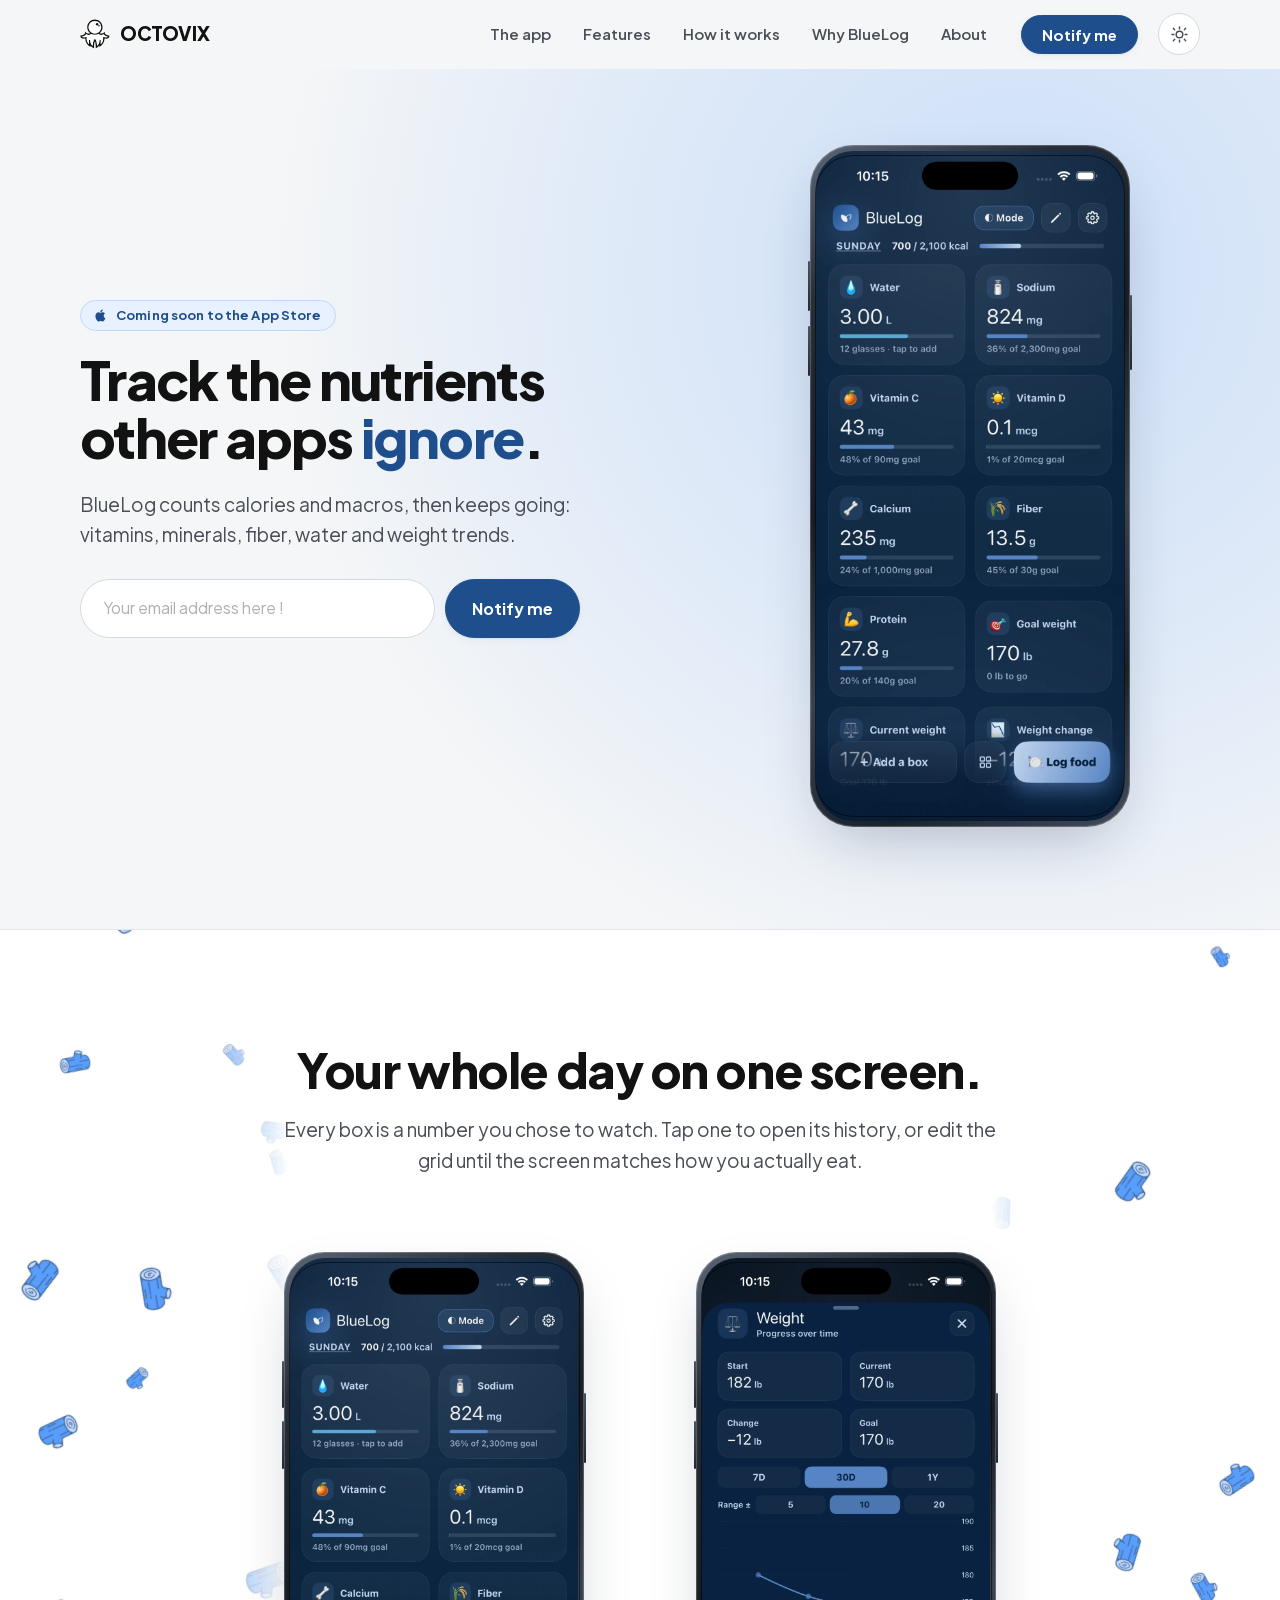
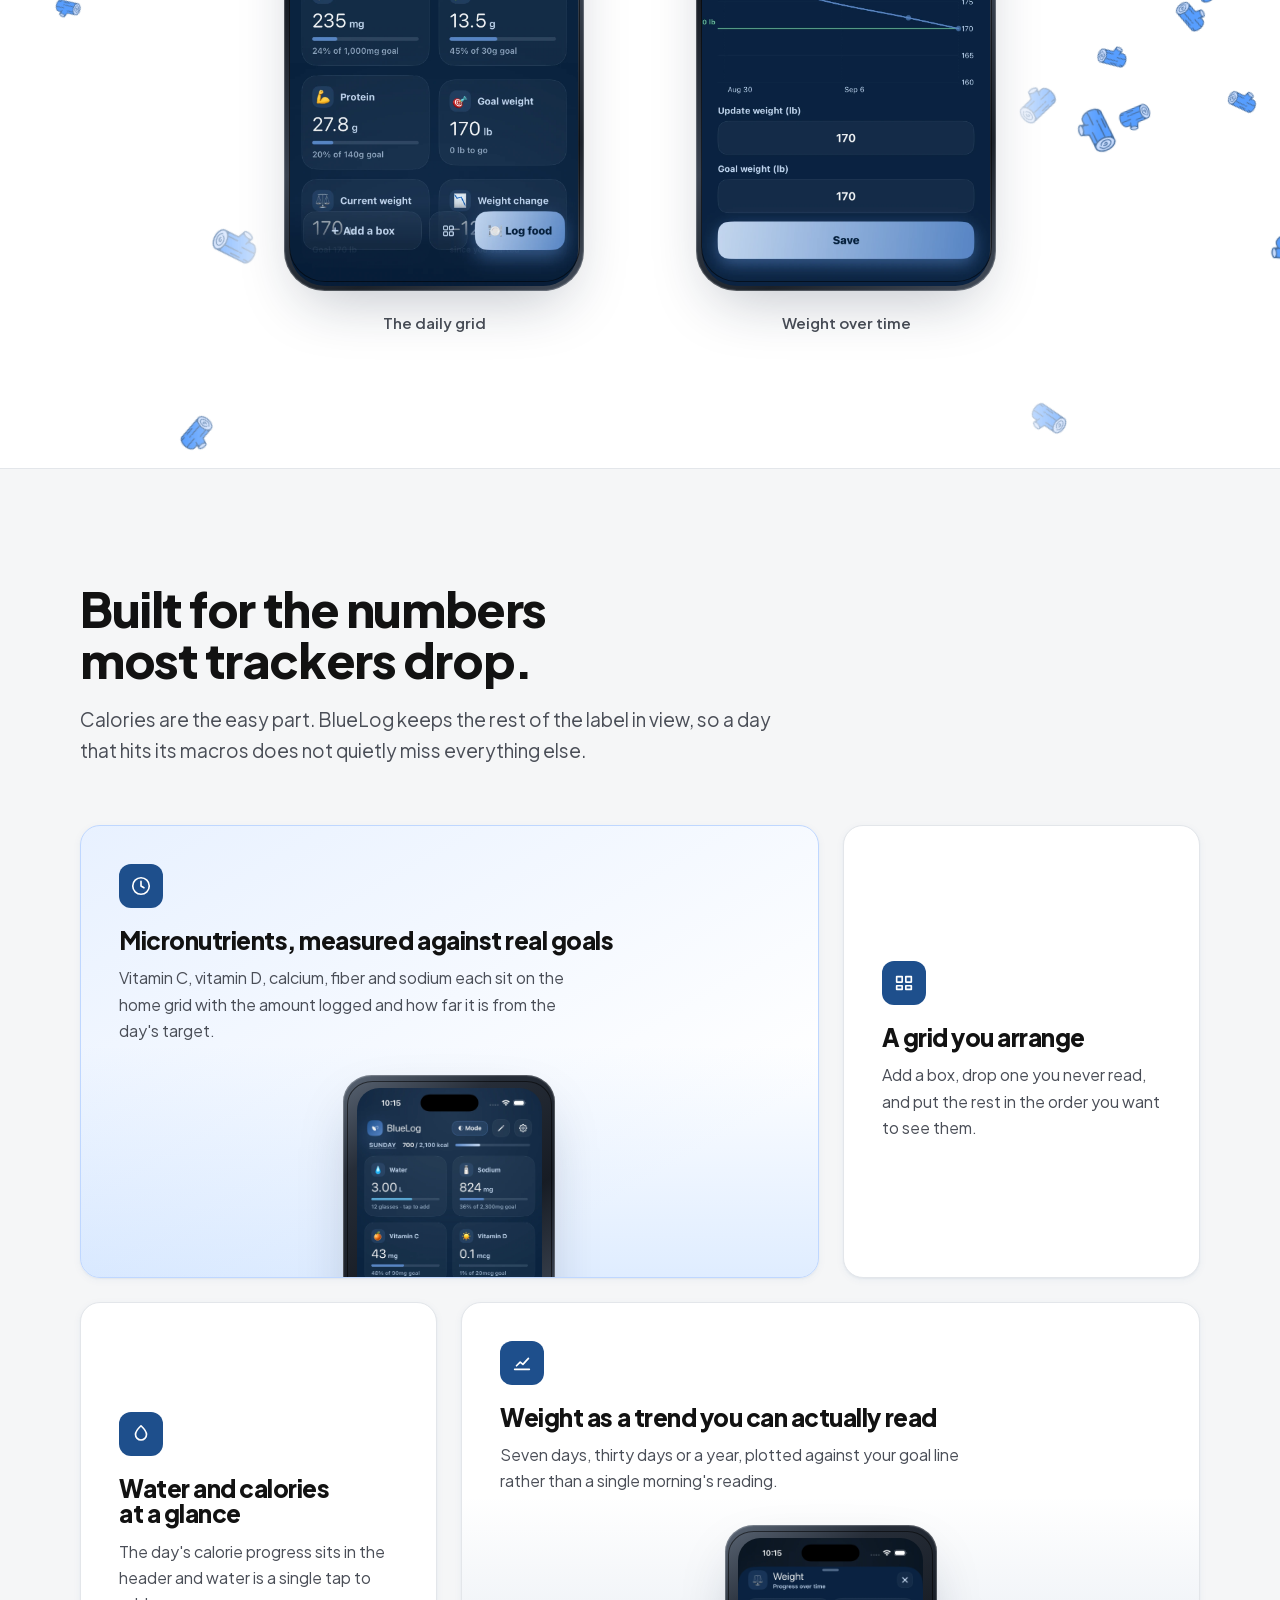
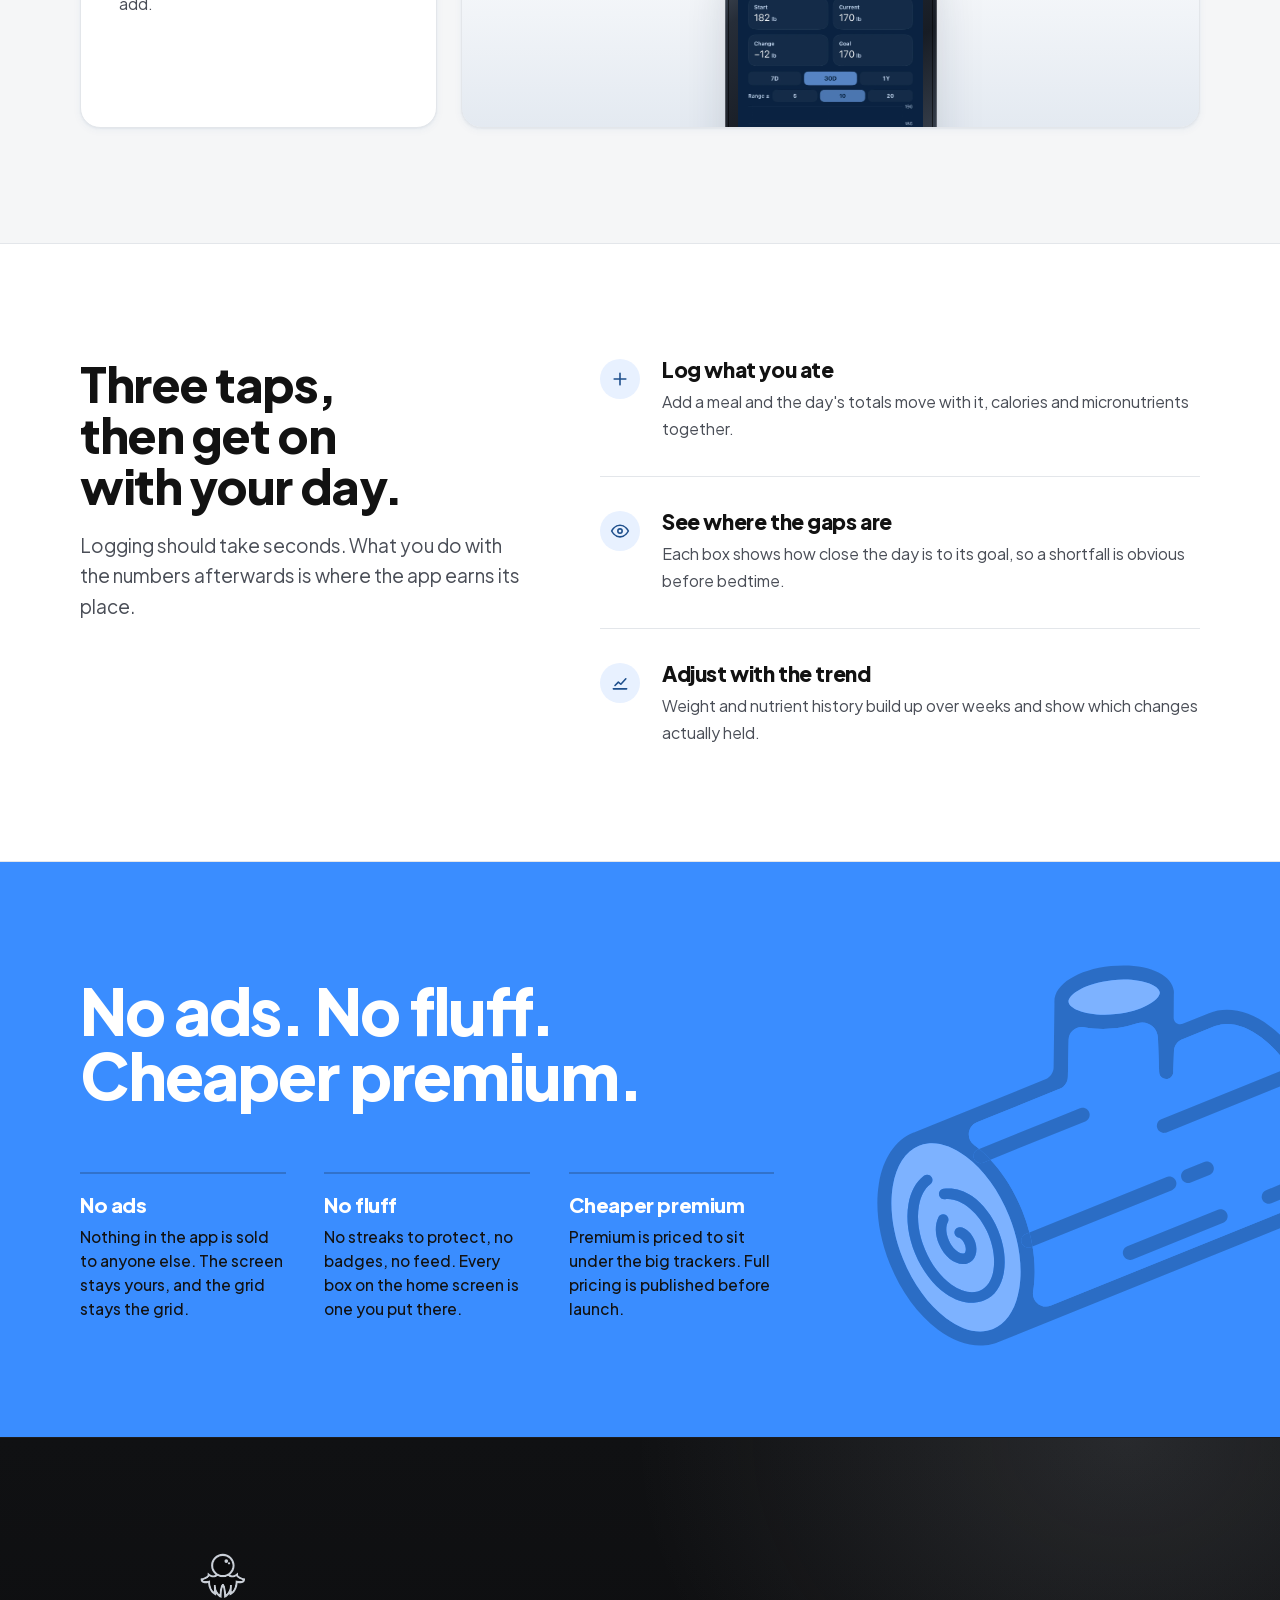
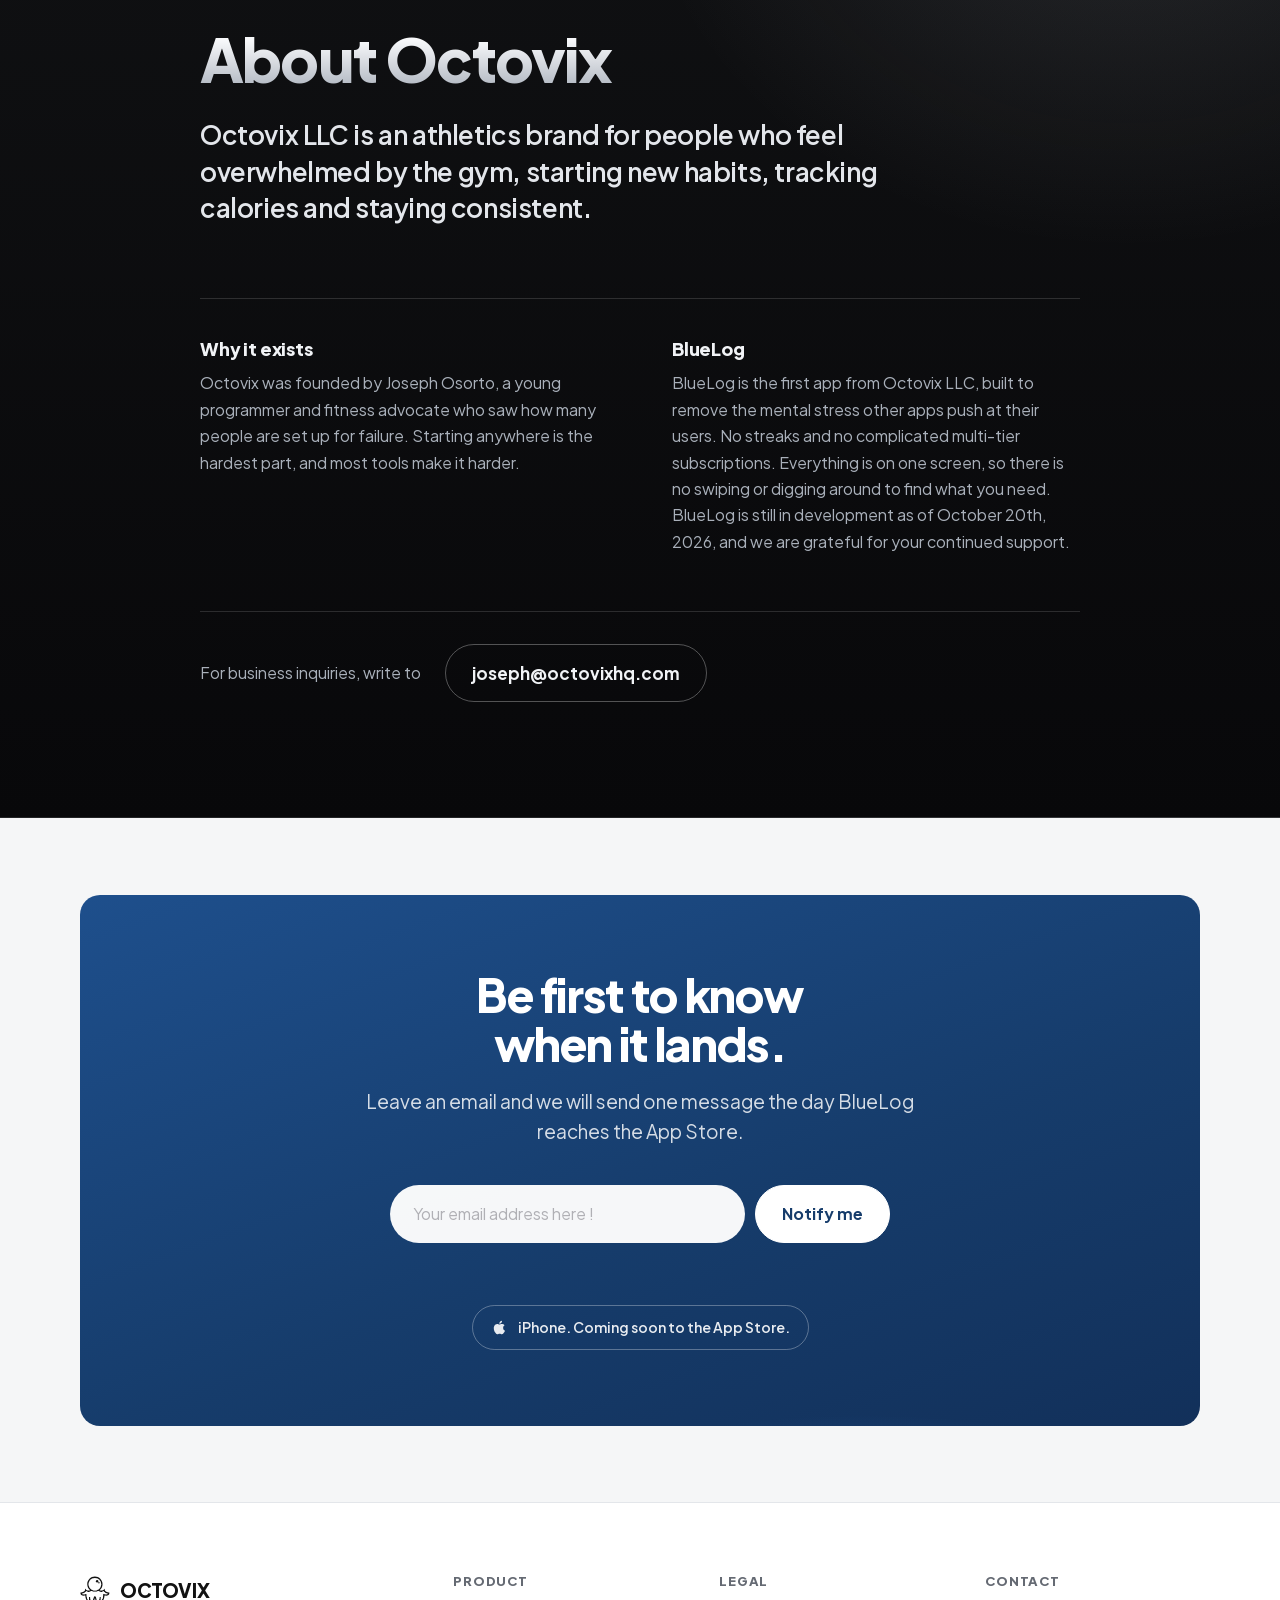
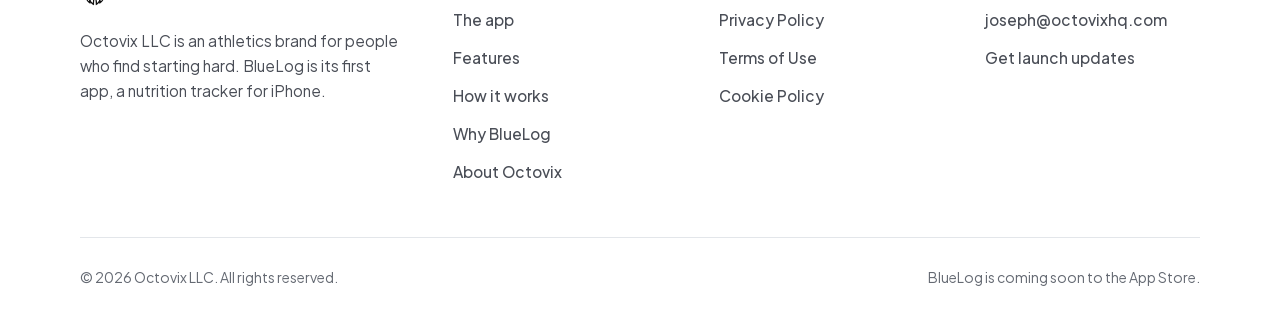
<file: index.html>
<!DOCTYPE html>
<html lang="en">
<head>
<meta charset="utf-8">
<meta name="viewport" content="width=device-width, initial-scale=1">
<title>BlueLog by Octovix | Nutrition tracking without the noise</title>
<meta name="description" content="BlueLog counts calories and macros, then keeps going: vitamins, minerals, fiber, water and weight trends. No ads. Coming soon to the App Store.">
<meta name="theme-color" content="#3A8DFF" media="(prefers-color-scheme: light)">
<meta name="theme-color" content="#0C1624" media="(prefers-color-scheme: dark)">

<!-- Open Graph / social.
     TODO: once the live domain is registered, set og:url, twitter:url and add
     <link rel="canonical"> here. No domain is invented in the meantime. -->
<meta property="og:type" content="website">
<meta property="og:site_name" content="Octovix">
<meta property="og:title" content="BlueLog | Nutrition tracking without the noise">
<meta property="og:description" content="Calories and macros, plus the vitamins, minerals, fiber and water most trackers skip. Coming soon to the App Store.">
<meta property="og:image" content="assets/img/og-image.png">
<meta property="og:image:width" content="1200">
<meta property="og:image:height" content="630">
<meta property="og:image:alt" content="BlueLog shown on an iPhone beside the Octovix wordmark.">
<meta name="twitter:card" content="summary_large_image">
<meta name="twitter:title" content="BlueLog | Nutrition tracking without the noise">
<meta name="twitter:description" content="Calories and macros, plus the vitamins, minerals, fiber and water most trackers skip.">
<meta name="twitter:image" content="assets/img/og-image.png">

<link rel="icon" href="assets/img/favicon.svg" type="image/svg+xml">
<link rel="apple-touch-icon" href="assets/img/apple-touch-icon.png">
<link rel="preload" href="assets/fonts/plus-jakarta-sans-latin.woff2" as="font" type="font/woff2" crossorigin>
<link rel="stylesheet" href="assets/css/styles.css">
<script>document.documentElement.classList.add('js');try{var t=localStorage.getItem('octovix-theme');if(t==='light'||t==='dark')document.documentElement.setAttribute('data-theme',t);}catch(e){}setTimeout(function(){if(!window.__blueLogReady)document.documentElement.classList.remove('js');},2500);</script>
<script type="application/ld+json">
{
  "@context": "https://schema.org",
  "@type": "SoftwareApplication",
  "name": "BlueLog",
  "applicationCategory": "HealthApplication",
  "operatingSystem": "iOS",
  "author": { "@type": "Organization", "name": "Octovix LLC", "email": "joseph@octovixhq.com" }
}
</script>
</head>
<body>
<svg width="0" height="0" aria-hidden="true" focusable="false" style="position:absolute">
<symbol id="octovix-mark" viewBox="705 162 117 116">
<g id="_Mirror_Repeat_" data-name="&amp;lt;Mirror Repeat&amp;gt;">
      <g>
        <path fill="currentColor" d="M819.45,226.89c0-.28-.2-.52-.47-.57l-1.73-.33c-5.1-.98-15.62-4.52-15.62-9.22v-4.6c0-.49-.59-.76-.96-.44l-3.51,2.98c-.36.31-8.13,6.75-15.55,2.02,6.89-5.46,11.31-13.91,11.31-23.37,0-16.45-13.38-29.84-29.83-29.84s-29.84,13.39-29.84,29.84c0,9.46,4.43,17.9,11.31,23.37-7.42,4.73-15.19-1.71-15.54-2.01l-3.52-3.03c-.38-.32-.96-.05-.96.44v4.64c0,4.7-10.53,8.24-15.62,9.22l-1.73.33c-.27.05-.47.29-.47.57v1.76c0,2.99,1.15,5.46,3.32,7.13,4,3.07,10.68,2.7,14.97,2.03.34-.05.64.2.67.53,1.57,21.53,15.7,28.97,16.34,29.3l3.21,1.64c.39.2.86-.09.84-.54l-.07-2.26c-.02-.57.7-.82,1.05-.37,4.1,5.38,8.48,7.71,8.82,7.89l3.11,1.6c.39.2.85-.08.85-.52v-3.49c0-11.16,1.6-18.62,2.57-22.08.09-.32.38-.53.71-.53s.62.22.71.53c.96,3.47,2.57,10.92,2.57,22.08v3.49c0,.44.46.72.85.52l3.11-1.6c.34-.18,4.73-2.5,8.82-7.89.34-.45,1.07-.2,1.05.36l-.07,2.26c-.01.44.45.74.84.54l3.21-1.64c.64-.32,14.76-7.77,16.34-29.3.02-.34.33-.59.67-.53,4.29.67,10.97,1.04,14.97-2.03,2.17-1.67,3.32-4.13,3.32-7.13v-1.76ZM738.66,193.35c0-13.46,10.95-24.41,24.41-24.41s24.41,10.95,24.41,24.41-10.95,24.41-24.41,24.41-24.41-10.95-24.41-24.41ZM812.83,231.47h0c-2.86,2.2-10.23,1.35-14.21.29l-2.68-.72c-.37-.1-.73.18-.73.56v2.77c0,8.88-2.27,16.36-6.75,22.23-.53.7-1.06,1.33-1.58,1.9-.36.4-1.03.13-1.01-.41l.38-11.96c.05-.78.08-1.59.09-2.41,0-.32-.25-.58-.57-.59l-4.28-.07c-.32,0-.58.24-.59.56l-.07,2.23c-.45,6.78-2.61,12.64-6.43,17.44-.61.77-1.23,1.46-1.82,2.07-.35.36-.97.12-.99-.38-.62-10.84-2.61-17.3-3.27-19.18-.02-.04-1.87-6.05-5.18-6.05h-.03c-3.06.02-5.26,6-5.27,6.05-.66,1.88-2.65,8.34-3.27,19.18-.03.5-.64.74-.99.38-.59-.61-1.21-1.3-1.82-2.07-3.82-4.81-5.98-10.66-6.43-17.44l-.07-2.23c-.01-.32-.27-.57-.59-.56l-4.28.07c-.32,0-.57.27-.57.59.01.82.04,1.63.09,2.41l.38,11.95c.02.54-.65.81-1.01.41-.52-.57-1.05-1.2-1.58-1.9-4.48-5.87-6.75-13.34-6.75-22.23v-2.77c0-.38-.36-.66-.73-.56l-2.68.72c-2.66.71-10.99,2.19-14.2-.28,0,0,0,0,0,0-.37-.29-.25-.88.2-1.01,4.55-1.27,11.94-4,15.02-8.9.16-.26.49-.35.76-.2,1.19.63,2.61,1.27,4.2,1.75,5.87,1.77,11.34.65,15.92-3.23,4.1,2.12,8.74,3.32,13.66,3.32s9.57-1.2,13.66-3.32c4.57,3.88,10.04,4.99,15.92,3.23,1.58-.47,3.01-1.11,4.2-1.75.27-.14.6-.05.76.2,3.08,4.9,10.47,7.63,15.02,8.9.46.13.58.72.2,1.01Z"/>
        <path fill="currentColor" d="M787.49,193.35c0,13.46-10.95,24.41-24.41,24.41s-24.41-10.95-24.41-24.41,10.95-24.41,24.41-24.41,24.41,10.95,24.41,24.41Z"/>
        <path fill="var(--surface)" d="M812.83,231.47h0c-2.86,2.2-10.23,1.35-14.21.29l-2.68-.72c-.37-.1-.73.18-.73.56v2.77c0,8.88-2.27,16.36-6.75,22.23-.53.7-1.06,1.33-1.58,1.9-.36.4-1.03.13-1.01-.41l.38-11.96c.05-.78.08-1.59.09-2.41,0-.32-.25-.58-.57-.59l-4.28-.07c-.32,0-.58.24-.59.56l-.07,2.23c-.45,6.78-2.61,12.64-6.43,17.44-.61.77-1.23,1.46-1.82,2.07-.35.36-.97.12-.99-.38-.62-10.84-2.61-17.3-3.27-19.18-.02-.04-1.87-6.05-5.18-6.05h-.03c-3.06.02-5.26,6-5.27,6.05-.66,1.88-2.65,8.34-3.27,19.18-.03.5-.64.74-.99.38-.59-.61-1.21-1.3-1.82-2.07-3.82-4.81-5.98-10.66-6.43-17.44l-.07-2.23c-.01-.32-.27-.57-.59-.56l-4.28.07c-.32,0-.57.27-.57.59.01.82.04,1.63.09,2.41l.38,11.95c.02.54-.65.81-1.01.41-.52-.57-1.05-1.2-1.58-1.9-4.48-5.87-6.75-13.34-6.75-22.23v-2.77c0-.38-.36-.66-.73-.56l-2.68.72c-2.66.71-10.99,2.19-14.2-.28,0,0,0,0,0,0-.37-.29-.25-.88.2-1.01,4.55-1.27,11.94-4,15.02-8.9.16-.26.49-.35.76-.2,1.19.63,2.61,1.27,4.2,1.75,5.87,1.77,11.34.65,15.92-3.23,4.1,2.12,8.74,3.32,13.66,3.32s9.57-1.2,13.66-3.32c4.57,3.88,10.04,4.99,15.92,3.23,1.58-.47,3.01-1.11,4.2-1.75.27-.14.6-.05.76.2,3.08,4.9,10.47,7.63,15.02,8.9.46.13.58.72.2,1.01Z"/>
      </g>
    </g>
    <path fill="var(--surface)" d="M787.49,193.35c0,13.46-10.95,24.41-24.41,24.41s-24.41-10.95-24.41-24.41,10.95-24.41,24.41-24.41,24.41,10.95,24.41,24.41Z"/>
    <circle fill="currentColor" cx="771.82" cy="181.96" r="4.71"/>
    <circle fill="currentColor" cx="778.85" cy="187.68" r="2.95"/>
</symbol>
</svg>

<a class="skip-link" href="#main">Skip to content</a>

<header class="nav" id="top">
  <div class="wrap nav__inner">
    <a class="brand" href="#top" aria-label="Octovix home">
      <svg class="brand__mark" aria-hidden="true" focusable="false">
        <use href="#octovix-mark"></use>
      </svg>
      <span class="brand__name">OCTOVIX</span>
    </a>

    <nav aria-label="Primary">
      <ul class="nav__links">
        <li><a href="#showcase">The app</a></li>
        <li><a href="#features">Features</a></li>
        <li><a href="#how">How it works</a></li>
        <li><a href="#promise">Why BlueLog</a></li>
        <li><a href="#about">About</a></li>
      </ul>
    </nav>

    <a class="btn btn--primary btn--sm nav__cta" href="#notify">Notify me</a>

    <button class="theme-toggle" type="button" data-theme-toggle aria-label="Switch to dark theme">
      <svg class="icon-sun" viewBox="0 0 24 24" fill="none" stroke="currentColor" stroke-width="1.8"
           stroke-linecap="round" stroke-linejoin="round" aria-hidden="true" focusable="false">
        <circle cx="12" cy="12" r="4.2"/>
        <path d="M12 2.5v2.4M12 19.1v2.4M4.2 4.2l1.7 1.7M18.1 18.1l1.7 1.7M2.5 12h2.4M19.1 12h2.4M4.2 19.8l1.7-1.7M18.1 5.9l1.7-1.7"/>
      </svg>
      <svg class="icon-moon" viewBox="0 0 24 24" fill="none" stroke="currentColor" stroke-width="1.8"
           stroke-linecap="round" stroke-linejoin="round" aria-hidden="true" focusable="false">
        <path d="M20 14.5A8.5 8.5 0 1 1 9.5 4a6.6 6.6 0 0 0 10.5 10.5Z"/>
      </svg>
    </button>

    <button class="nav__toggle" type="button" aria-expanded="false" aria-controls="nav-panel">
      <span aria-hidden="true"></span>
      <span class="sr-only">Menu</span>
    </button>
  </div>

  <div class="nav__panel" id="nav-panel">
    <div class="wrap">
      <ul>
        <li><a href="#showcase">The app</a></li>
        <li><a href="#features">Features</a></li>
        <li><a href="#how">How it works</a></li>
        <li><a href="#promise">Why BlueLog</a></li>
        <li><a href="#about">About</a></li>
        <li><a class="btn btn--primary" href="#notify">Notify me</a></li>
      </ul>
    </div>
  </div>
</header>

<main id="main">

  <!-- Hero: asymmetric split ---------------------------------- -->
  <section class="hero">
    <div class="wrap hero__inner">
      <div class="hero__copy">
        <p class="eyebrow" data-reveal>
          <svg viewBox="0 0 24 24" fill="currentColor" aria-hidden="true" focusable="false">
            <path d="M17.05 12.54a4.4 4.4 0 0 1 2.1-3.69 4.52 4.52 0 0 0-3.56-1.92c-1.5-.15-2.95.88-3.71.88s-1.95-.86-3.2-.84A4.74 4.74 0 0 0 4.7 9.4c-1.72 2.98-.44 7.38 1.23 9.79.82 1.18 1.79 2.5 3.07 2.45 1.24-.05 1.7-.79 3.2-.79s1.92.79 3.22.77c1.33-.03 2.17-1.2 2.98-2.39a10.6 10.6 0 0 0 1.35-2.76 4.37 4.37 0 0 1-2.7-3.93ZM14.6 5.4A4.31 4.31 0 0 0 15.6 2.3a4.4 4.4 0 0 0-2.88 1.49 4.1 4.1 0 0 0-1.03 3 3.63 3.63 0 0 0 2.91-1.4Z"/>
          </svg>
          Coming soon to the App Store
        </p>

        <h1 data-reveal style="--reveal-delay:70ms">
          Track the nutrients other apps <em>ignore</em>.
        </h1>

        <p class="lead" data-reveal style="--reveal-delay:140ms">
          BlueLog counts calories and macros, then keeps going: vitamins, minerals,
          fiber, water and weight trends.
        </p>

        <form class="signup" data-signup data-endpoint="https://bluelog-signup.itsbojobusiness.workers.dev" novalidate data-reveal style="--reveal-delay:210ms">
          <label class="sr-only" for="hero-email">Email address</label>
          <div class="signup__row">
            <input class="signup__input" id="hero-email" name="email" type="email"
                   autocomplete="email" required placeholder="Your email address here !">
            <button class="btn btn--primary signup__btn" type="submit">Notify me</button>
          </div>
          <p class="signup__note" data-signup-note role="status" aria-live="polite">
            
          </p>
        </form>
      </div>

      <div class="hero__media" data-reveal style="--reveal-delay:180ms">
        <div class="phone phone--float">
          <span class="phone__btn phone__btn--vol" aria-hidden="true"></span>
          <span class="phone__btn phone__btn--vol2" aria-hidden="true"></span>
          <span class="phone__btn phone__btn--pwr" aria-hidden="true"></span>
          <div class="phone__screen">
            <img src="assets/img/screens/dashboard.webp" width="900" height="1957"
                 fetchpriority="high" decoding="async"
                 alt="The BlueLog daily dashboard on iPhone, showing 700 of 2,100 kcal alongside boxes for water, sodium, vitamin C, vitamin D, calcium, fiber, protein and goal weight.">
          </div>
        </div>
      </div>
    </div>
  </section>

  <!-- Showcase: centred head, staggered phones ----------------- -->
  <section class="section showcase" id="showcase" aria-labelledby="showcase-h">
    <canvas class="showcase__canopy" aria-hidden="true"></canvas>
    <div class="wrap">
      <div class="section-head section-head--center" data-reveal>
        <h2 id="showcase-h">Your whole day on one screen.</h2>
        <p class="lead">
          Every box is a number you chose to watch. Tap one to open its history,
          or edit the grid until the screen matches how you actually eat.
        </p>
      </div>

      <div class="showcase__stage">
        <figure class="showcase__item" data-reveal>
          <div class="phone">
            <span class="phone__btn phone__btn--vol" aria-hidden="true"></span>
            <span class="phone__btn phone__btn--vol2" aria-hidden="true"></span>
            <span class="phone__btn phone__btn--pwr" aria-hidden="true"></span>
            <div class="phone__screen">
              <img src="assets/img/screens/dashboard.webp" width="900" height="1957"
                   loading="lazy" decoding="async"
                   alt="BlueLog dashboard with nutrient boxes, each showing the amount logged and the percentage of the daily goal reached.">
            </div>
          </div>
          <figcaption class="phone-caption">The daily grid</figcaption>
        </figure>

        <figure class="showcase__item" data-reveal style="--reveal-delay:120ms">
          <div class="phone">
            <span class="phone__btn phone__btn--vol" aria-hidden="true"></span>
            <span class="phone__btn phone__btn--vol2" aria-hidden="true"></span>
            <span class="phone__btn phone__btn--pwr" aria-hidden="true"></span>
            <div class="phone__screen">
              <img src="assets/img/screens/weight.webp" width="900" height="1957"
                   loading="lazy" decoding="async"
                   alt="The BlueLog weight screen, charting progress from a 182 lb start to 170 lb against a goal line, with 7 day, 30 day and 1 year ranges.">
            </div>
          </div>
          <figcaption class="phone-caption">Weight over time</figcaption>
        </figure>
      </div>
    </div>
  </section>

  <!-- Features: 4 items, 4 bento cells -------------------------- -->
  <section class="section" id="features" aria-labelledby="features-h">
    <div class="wrap">
      <div class="section-head" data-reveal>
        <h2 id="features-h">Built for the numbers most trackers drop.</h2>
        <p class="lead">
          Calories are the easy part. BlueLog keeps the rest of the label in view,
          so a day that hits its macros does not quietly miss everything else.
        </p>
      </div>

      <div class="bento">
        <article class="bento__cell bento__cell--wide bento__cell--tint" data-reveal>
          <span class="bento__icon" aria-hidden="true">
            <svg viewBox="0 0 24 24" fill="none" stroke="currentColor" stroke-width="1.8"
                 stroke-linecap="round" stroke-linejoin="round">
              <path d="M12 21c4.97 0 9-4.03 9-9s-4.03-9-9-9-9 4.03-9 9 4.03 9 9 9Z"/>
              <path d="M12 7v5l3.2 1.9"/>
            </svg>
          </span>
          <h3>Micronutrients, measured against real goals</h3>
          <p>
            Vitamin C, vitamin D, calcium, fiber and sodium each sit on the home grid
            with the amount logged and how far it is from the day's target.
          </p>
          <div class="bento__art bento__art--sky">
            <div class="phone phone--peek">
              <div class="phone__screen">
                <img src="assets/img/screens/dashboard.webp" width="900" height="1957"
                     loading="lazy" decoding="async"
                     alt="The BlueLog home grid with boxes for water, sodium, vitamin C and vitamin D, each showing a progress bar and a percentage of the daily goal.">
              </div>
            </div>
          </div>
        </article>

        <article class="bento__cell bento__cell--text" data-reveal style="--reveal-delay:90ms">
          <span class="bento__icon" aria-hidden="true">
            <svg viewBox="0 0 24 24" fill="none" stroke="currentColor" stroke-width="1.8"
                 stroke-linecap="round" stroke-linejoin="round">
              <path d="M4 5h6v6H4zM14 5h6v6h-6zM4 15h6v4H4zM14 15h6v4h-6z"/>
            </svg>
          </span>
          <h3>A grid you arrange</h3>
          <p>
            Add a box, drop one you never read, and put the rest in the order you
            want to see them.
          </p>
        </article>

        <article class="bento__cell bento__cell--text" data-reveal>
          <span class="bento__icon" aria-hidden="true">
            <svg viewBox="0 0 24 24" fill="none" stroke="currentColor" stroke-width="1.8"
                 stroke-linecap="round" stroke-linejoin="round">
              <path d="M12 3s6 5.7 6 9.5a6 6 0 0 1-12 0C6 8.7 12 3 12 3Z"/>
            </svg>
          </span>
          <h3>Water and calories at a glance</h3>
          <p>
            The day's calorie progress sits in the header and water is a single tap
            to add.
          </p>
        </article>

        <article class="bento__cell bento__cell--wide" data-reveal style="--reveal-delay:90ms">
          <span class="bento__icon" aria-hidden="true">
            <svg viewBox="0 0 24 24" fill="none" stroke="currentColor" stroke-width="1.8"
                 stroke-linecap="round" stroke-linejoin="round">
              <path d="M4 19h16M6 15l4-4 3 2.5L19 7"/>
            </svg>
          </span>
          <h3>Weight as a trend you can actually read</h3>
          <p>
            Seven days, thirty days or a year, plotted against your goal line rather
            than a single morning's reading.
          </p>
          <div class="bento__art bento__art--navy">
            <div class="phone phone--peek">
              <div class="phone__screen">
                <img src="assets/img/screens/weight.webp" width="900" height="1957"
                     loading="lazy" decoding="async"
                     alt="The BlueLog weight screen, showing start, current, change and goal figures above a chart trending down toward the goal line.">
              </div>
            </div>
          </div>
        </article>
      </div>
    </div>
  </section>

  <!-- How it works: sticky heading + divided steps -------------- -->
  <section class="section how" id="how" aria-labelledby="how-h">
    <div class="wrap how__grid">
      <div class="how__aside" data-reveal>
        <h2 id="how-h">Three taps, then get on with your day.</h2>
        <p class="lead">
          Logging should take seconds. What you do with the numbers afterwards is
          where the app earns its place.
        </p>
      </div>

      <div class="steps">
        <article class="step" data-reveal>
          <span class="step__dot" aria-hidden="true">
            <svg viewBox="0 0 24 24" fill="none" stroke="currentColor" stroke-width="1.9"
                 stroke-linecap="round" stroke-linejoin="round">
              <path d="M12 5v14M5 12h14"/>
            </svg>
          </span>
          <div>
            <h3>Log what you ate</h3>
            <p>Add a meal and the day's totals move with it, calories and micronutrients together.</p>
          </div>
        </article>

        <article class="step" data-reveal style="--reveal-delay:80ms">
          <span class="step__dot" aria-hidden="true">
            <svg viewBox="0 0 24 24" fill="none" stroke="currentColor" stroke-width="1.9"
                 stroke-linecap="round" stroke-linejoin="round">
              <path d="M2 12s3.6-7 10-7 10 7 10 7-3.6 7-10 7-10-7-10-7Z"/>
              <circle cx="12" cy="12" r="2.6"/>
            </svg>
          </span>
          <div>
            <h3>See where the gaps are</h3>
            <p>Each box shows how close the day is to its goal, so a shortfall is obvious before bedtime.</p>
          </div>
        </article>

        <article class="step" data-reveal style="--reveal-delay:160ms">
          <span class="step__dot" aria-hidden="true">
            <svg viewBox="0 0 24 24" fill="none" stroke="currentColor" stroke-width="1.9"
                 stroke-linecap="round" stroke-linejoin="round">
              <path d="M4 19h16M6 15l4-4 3 2.5L19 7"/>
            </svg>
          </span>
          <div>
            <h3>Adjust with the trend</h3>
            <p>Weight and nutrient history build up over weeks and show which changes actually held.</p>
          </div>
        </article>
      </div>
    </div>
  </section>

  <!-- Promise: full-bleed brand blue ---------------------------- -->
  <section class="section promise" id="promise" aria-labelledby="promise-h">
    <img class="promise__mascot" src="assets/img/bluelog-illustration.svg" alt=""
         aria-hidden="true" loading="lazy" width="651" height="519">
    <div class="wrap">
      <h2 id="promise-h" data-reveal>No ads. No fluff. Cheaper premium.</h2>
      <ul class="promise__list">
        <li data-reveal>
          <h3>No ads</h3>
          <p>Nothing in the app is sold to anyone else. The screen stays yours, and the grid stays the grid.</p>
        </li>
        <li data-reveal style="--reveal-delay:90ms">
          <h3>No fluff</h3>
          <p>No streaks to protect, no badges, no feed. Every box on the home screen is one you put there.</p>
        </li>
        <li data-reveal style="--reveal-delay:180ms">
          <h3>Cheaper premium</h3>
          <p>Premium is priced to sit under the big trackers. Full pricing is published before launch.</p>
        </li>
      </ul>
    </div>
  </section>

  <!-- About Octovix: black and silver, fixed look in both themes ---- -->
  <section class="section about" id="about" aria-labelledby="about-h">
    <div class="wrap">
      <svg class="about__mark" aria-hidden="true" focusable="false" data-reveal>
        <use href="#octovix-mark"></use>
      </svg>
      <h2 id="about-h" data-reveal>About Octovix</h2>
      <p class="about__lead" data-reveal style="--reveal-delay:70ms">
        Octovix LLC is an athletics brand for people who feel overwhelmed by the
        gym, starting new habits, tracking calories and staying consistent.
      </p>

      <div class="about__cols">
        <div data-reveal>
          <h3>Why it exists</h3>
          <p>
            Octovix was founded by Joseph Osorto, a young programmer and fitness advocate who saw how many
            people are set up for failure. Starting anywhere is the hardest part,
            and most tools make it harder.
          </p>
        </div>
        <div data-reveal style="--reveal-delay:90ms">
          <h3>BlueLog</h3>
          <p>
            BlueLog is the first app from Octovix LLC, built to remove the mental
            stress other apps push at their users. No streaks and no complicated
            multi-tier subscriptions. Everything is on one screen, so there is no
            swiping or digging around to find what you need. BlueLog is still in 
            development as of October 20th, 2026, and we are grateful for your continued support.
          </p>
        </div>
      </div>

      <div class="about__contact" data-reveal>
        <p>For business inquiries, write to</p>
        <div class="about__action">
          <a class="about__mail" href="mailto:joseph@octovixhq.com" data-copy="joseph@octovixhq.com" title="Click to copy">joseph@octovixhq.com</a>
          <span class="copy-note about__copied" role="status" aria-live="polite"></span>
        </div>
      </div>
    </div>
  </section>

  <!-- Notify CTA ------------------------------------------------ -->
  <section class="section section--tight" id="notify" aria-labelledby="notify-h">
    <div class="wrap">
      <div class="panel-dark" data-reveal>
        <h2 id="notify-h">Be first to know when it lands.</h2>
        <p class="lead">
          Leave an email and we will send one message the day BlueLog reaches the
          App Store.
        </p>

        <form class="signup" data-signup data-endpoint="https://bluelog-signup.itsbojobusiness.workers.dev" novalidate>
          <label class="sr-only" for="cta-email">Email address</label>
          <div class="signup__row">
            <input class="signup__input" id="cta-email" name="email" type="email"
                   autocomplete="email" required placeholder="Your email address here !">
            <button class="btn btn--light signup__btn" type="submit">Notify me</button>
          </div>
          <p class="signup__note" data-signup-note role="status" aria-live="polite">
            
          </p>
        </form>

        <p class="storebadge">
          <svg viewBox="0 0 24 24" fill="currentColor" aria-hidden="true" focusable="false">
            <path d="M17.05 12.54a4.4 4.4 0 0 1 2.1-3.69 4.52 4.52 0 0 0-3.56-1.92c-1.5-.15-2.95.88-3.71.88s-1.95-.86-3.2-.84A4.74 4.74 0 0 0 4.7 9.4c-1.72 2.98-.44 7.38 1.23 9.79.82 1.18 1.79 2.5 3.07 2.45 1.24-.05 1.7-.79 3.2-.79s1.92.79 3.22.77c1.33-.03 2.17-1.2 2.98-2.39a10.6 10.6 0 0 0 1.35-2.76 4.37 4.37 0 0 1-2.7-3.93ZM14.6 5.4A4.31 4.31 0 0 0 15.6 2.3a4.4 4.4 0 0 0-2.88 1.49 4.1 4.1 0 0 0-1.03 3 3.63 3.63 0 0 0 2.91-1.4Z"/>
          </svg>
          iPhone. Coming soon to the App Store.
        </p>
      </div>
    </div>
  </section>

</main>

<footer class="footer">
  <div class="wrap">
    <div class="footer__top">
      <div class="footer__about">
        <a class="brand" href="#top" aria-label="Octovix home">
          <svg class="brand__mark" aria-hidden="true" focusable="false">
            <use href="#octovix-mark"></use>
          </svg>
          <span class="brand__name">OCTOVIX</span>
        </a>
        <p class="lead">
          Octovix LLC is an athletics brand for people who find starting hard.
          BlueLog is its first app, a nutrition tracker for iPhone.
        </p>
      </div>

      <div>
        <h2>Product</h2>
        <ul>
          <li><a href="#showcase">The app</a></li>
          <li><a href="#features">Features</a></li>
          <li><a href="#how">How it works</a></li>
          <li><a href="#promise">Why BlueLog</a></li>
          <li><a href="#about">About Octovix</a></li>
        </ul>
      </div>

      <div>
        <h2>Legal</h2>
        <ul>
          <li><a href="privacy.html">Privacy Policy</a></li>
          <li><a href="terms.html">Terms of Use</a></li>
          <li><a href="cookies.html">Cookie Policy</a></li>
        </ul>
      </div>

      <div>
        <h2>Contact</h2>
        <ul>
          <li><a href="mailto:joseph@octovixhq.com" data-copy="joseph@octovixhq.com" title="Click to copy">joseph@octovixhq.com</a></li>
          <li><a href="#notify">Get launch updates</a></li>
        </ul>
        <!-- TODO: add the business mailing address that matches the D-U-N-S
             record here, e.g. <p class="footer__address">Octovix LLC, street, city, state ZIP</p> -->
      </div>
    </div>

    <div class="footer__base">
      <p>&copy; <span data-year>2026</span> Octovix LLC. All rights reserved.</p>
      <p>BlueLog is coming soon to the App Store.</p>
    </div>
  </div>
</footer>

<script src="assets/js/main.js" defer></script>
<script src="assets/js/canopy.js" defer></script>
</body>
</html>
</file>
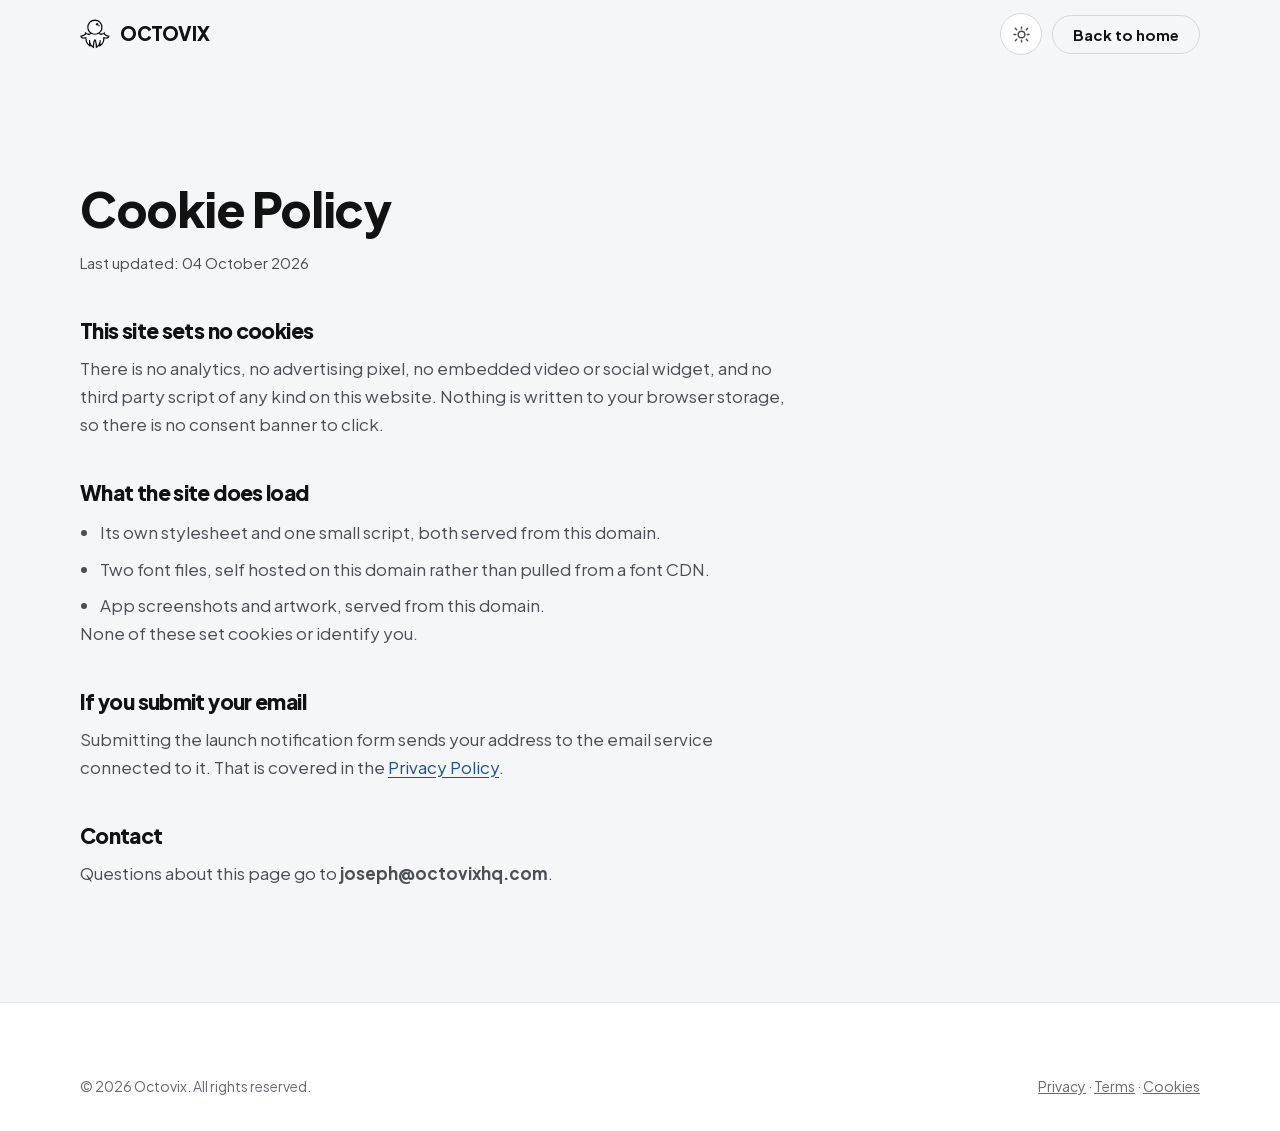
<file: cookies.html>
<!DOCTYPE html>
<html lang="en">
<head>
<meta charset="utf-8">
<meta name="viewport" content="width=device-width, initial-scale=1">
<title>Cookie Policy | Octovix</title>
<meta name="description" content="This website sets no cookies and runs no analytics. Here is what that means.">
<meta name="robots" content="noindex">
<meta name="theme-color" content="#3A8DFF" media="(prefers-color-scheme: light)">
<meta name="theme-color" content="#0C1624" media="(prefers-color-scheme: dark)">
<link rel="icon" href="assets/img/favicon.svg" type="image/svg+xml">
<link rel="preload" href="assets/fonts/plus-jakarta-sans-latin.woff2" as="font" type="font/woff2" crossorigin>
<link rel="stylesheet" href="assets/css/styles.css">
<script>document.documentElement.classList.add('js');try{var t=localStorage.getItem('octovix-theme');if(t==='light'||t==='dark')document.documentElement.setAttribute('data-theme',t);}catch(e){}setTimeout(function(){if(!window.__blueLogReady)document.documentElement.classList.remove('js');},2500);</script>
</head>
<body>
<svg width="0" height="0" aria-hidden="true" focusable="false" style="position:absolute">
<symbol id="octovix-mark" viewBox="705 162 117 116">
<g id="_Mirror_Repeat_" data-name="&amp;lt;Mirror Repeat&amp;gt;">
      <g>
        <path fill="currentColor" d="M819.45,226.89c0-.28-.2-.52-.47-.57l-1.73-.33c-5.1-.98-15.62-4.52-15.62-9.22v-4.6c0-.49-.59-.76-.96-.44l-3.51,2.98c-.36.31-8.13,6.75-15.55,2.02,6.89-5.46,11.31-13.91,11.31-23.37,0-16.45-13.38-29.84-29.83-29.84s-29.84,13.39-29.84,29.84c0,9.46,4.43,17.9,11.31,23.37-7.42,4.73-15.19-1.71-15.54-2.01l-3.52-3.03c-.38-.32-.96-.05-.96.44v4.64c0,4.7-10.53,8.24-15.62,9.22l-1.73.33c-.27.05-.47.29-.47.57v1.76c0,2.99,1.15,5.46,3.32,7.13,4,3.07,10.68,2.7,14.97,2.03.34-.05.64.2.67.53,1.57,21.53,15.7,28.97,16.34,29.3l3.21,1.64c.39.2.86-.09.84-.54l-.07-2.26c-.02-.57.7-.82,1.05-.37,4.1,5.38,8.48,7.71,8.82,7.89l3.11,1.6c.39.2.85-.08.85-.52v-3.49c0-11.16,1.6-18.62,2.57-22.08.09-.32.38-.53.71-.53s.62.22.71.53c.96,3.47,2.57,10.92,2.57,22.08v3.49c0,.44.46.72.85.52l3.11-1.6c.34-.18,4.73-2.5,8.82-7.89.34-.45,1.07-.2,1.05.36l-.07,2.26c-.01.44.45.74.84.54l3.21-1.64c.64-.32,14.76-7.77,16.34-29.3.02-.34.33-.59.67-.53,4.29.67,10.97,1.04,14.97-2.03,2.17-1.67,3.32-4.13,3.32-7.13v-1.76ZM738.66,193.35c0-13.46,10.95-24.41,24.41-24.41s24.41,10.95,24.41,24.41-10.95,24.41-24.41,24.41-24.41-10.95-24.41-24.41ZM812.83,231.47h0c-2.86,2.2-10.23,1.35-14.21.29l-2.68-.72c-.37-.1-.73.18-.73.56v2.77c0,8.88-2.27,16.36-6.75,22.23-.53.7-1.06,1.33-1.58,1.9-.36.4-1.03.13-1.01-.41l.38-11.96c.05-.78.08-1.59.09-2.41,0-.32-.25-.58-.57-.59l-4.28-.07c-.32,0-.58.24-.59.56l-.07,2.23c-.45,6.78-2.61,12.64-6.43,17.44-.61.77-1.23,1.46-1.82,2.07-.35.36-.97.12-.99-.38-.62-10.84-2.61-17.3-3.27-19.18-.02-.04-1.87-6.05-5.18-6.05h-.03c-3.06.02-5.26,6-5.27,6.05-.66,1.88-2.65,8.34-3.27,19.18-.03.5-.64.74-.99.38-.59-.61-1.21-1.3-1.82-2.07-3.82-4.81-5.98-10.66-6.43-17.44l-.07-2.23c-.01-.32-.27-.57-.59-.56l-4.28.07c-.32,0-.57.27-.57.59.01.82.04,1.63.09,2.41l.38,11.95c.02.54-.65.81-1.01.41-.52-.57-1.05-1.2-1.58-1.9-4.48-5.87-6.75-13.34-6.75-22.23v-2.77c0-.38-.36-.66-.73-.56l-2.68.72c-2.66.71-10.99,2.19-14.2-.28,0,0,0,0,0,0-.37-.29-.25-.88.2-1.01,4.55-1.27,11.94-4,15.02-8.9.16-.26.49-.35.76-.2,1.19.63,2.61,1.27,4.2,1.75,5.87,1.77,11.34.65,15.92-3.23,4.1,2.12,8.74,3.32,13.66,3.32s9.57-1.2,13.66-3.32c4.57,3.88,10.04,4.99,15.92,3.23,1.58-.47,3.01-1.11,4.2-1.75.27-.14.6-.05.76.2,3.08,4.9,10.47,7.63,15.02,8.9.46.13.58.72.2,1.01Z"/>
        <path fill="currentColor" d="M787.49,193.35c0,13.46-10.95,24.41-24.41,24.41s-24.41-10.95-24.41-24.41,10.95-24.41,24.41-24.41,24.41,10.95,24.41,24.41Z"/>
        <path fill="var(--surface)" d="M812.83,231.47h0c-2.86,2.2-10.23,1.35-14.21.29l-2.68-.72c-.37-.1-.73.18-.73.56v2.77c0,8.88-2.27,16.36-6.75,22.23-.53.7-1.06,1.33-1.58,1.9-.36.4-1.03.13-1.01-.41l.38-11.96c.05-.78.08-1.59.09-2.41,0-.32-.25-.58-.57-.59l-4.28-.07c-.32,0-.58.24-.59.56l-.07,2.23c-.45,6.78-2.61,12.64-6.43,17.44-.61.77-1.23,1.46-1.82,2.07-.35.36-.97.12-.99-.38-.62-10.84-2.61-17.3-3.27-19.18-.02-.04-1.87-6.05-5.18-6.05h-.03c-3.06.02-5.26,6-5.27,6.05-.66,1.88-2.65,8.34-3.27,19.18-.03.5-.64.74-.99.38-.59-.61-1.21-1.3-1.82-2.07-3.82-4.81-5.98-10.66-6.43-17.44l-.07-2.23c-.01-.32-.27-.57-.59-.56l-4.28.07c-.32,0-.57.27-.57.59.01.82.04,1.63.09,2.41l.38,11.95c.02.54-.65.81-1.01.41-.52-.57-1.05-1.2-1.58-1.9-4.48-5.87-6.75-13.34-6.75-22.23v-2.77c0-.38-.36-.66-.73-.56l-2.68.72c-2.66.71-10.99,2.19-14.2-.28,0,0,0,0,0,0-.37-.29-.25-.88.2-1.01,4.55-1.27,11.94-4,15.02-8.9.16-.26.49-.35.76-.2,1.19.63,2.61,1.27,4.2,1.75,5.87,1.77,11.34.65,15.92-3.23,4.1,2.12,8.74,3.32,13.66,3.32s9.57-1.2,13.66-3.32c4.57,3.88,10.04,4.99,15.92,3.23,1.58-.47,3.01-1.11,4.2-1.75.27-.14.6-.05.76.2,3.08,4.9,10.47,7.63,15.02,8.9.46.13.58.72.2,1.01Z"/>
      </g>
    </g>
    <path fill="var(--surface)" d="M787.49,193.35c0,13.46-10.95,24.41-24.41,24.41s-24.41-10.95-24.41-24.41,10.95-24.41,24.41-24.41,24.41,10.95,24.41,24.41Z"/>
    <circle fill="currentColor" cx="771.82" cy="181.96" r="4.71"/>
    <circle fill="currentColor" cx="778.85" cy="187.68" r="2.95"/>
</symbol>
</svg>
<a class="skip-link" href="#main">Skip to content</a>

<header class="nav">
  <div class="wrap nav__inner">
    <a class="brand" href="index.html" aria-label="Octovix home">
      <svg class="brand__mark" aria-hidden="true" focusable="false">
        <use href="#octovix-mark"></use>
      </svg>
      <span class="brand__name">OCTOVIX</span>
    </a>
    <div class="legal-nav-actions">
      <button class="theme-toggle" type="button" data-theme-toggle aria-label="Switch to dark theme">
        <svg class="icon-sun" viewBox="0 0 24 24" fill="none" stroke="currentColor" stroke-width="1.8"
             stroke-linecap="round" stroke-linejoin="round" aria-hidden="true" focusable="false">
          <circle cx="12" cy="12" r="4.2"/>
          <path d="M12 2.5v2.4M12 19.1v2.4M4.2 4.2l1.7 1.7M18.1 18.1l1.7 1.7M2.5 12h2.4M19.1 12h2.4M4.2 19.8l1.7-1.7M18.1 5.9l1.7-1.7"/>
        </svg>
        <svg class="icon-moon" viewBox="0 0 24 24" fill="none" stroke="currentColor" stroke-width="1.8"
             stroke-linecap="round" stroke-linejoin="round" aria-hidden="true" focusable="false">
          <path d="M20 14.5A8.5 8.5 0 1 1 9.5 4a6.6 6.6 0 0 0 10.5 10.5Z"/>
        </svg>
      </button>
      <a class="btn btn--ghost btn--sm" href="index.html">Back to home</a>
    </div>
  </div>
</header>

<main id="main" class="section">
  <div class="wrap">
    <article class="legal">
      <h1>Cookie Policy</h1>
      <p class="legal__meta">Last updated: <time datetime="2026-09-14">04 October 2026</time></p>

      <h2>This site sets no cookies</h2>
      <p>
        There is no analytics, no advertising pixel, no embedded video or social
        widget, and no third party script of any kind on this website. Nothing is
        written to your browser storage, so there is no consent banner to click.
      </p>


      <h2>What the site does load</h2>
      <ul>
        <li>Its own stylesheet and one small script, both served from this domain.</li>
        <li>Two font files, self hosted on this domain rather than pulled from a font CDN.</li>
        <li>App screenshots and artwork, served from this domain.</li>
      </ul>
      <p>
        None of these set cookies or identify you.
      </p>


      <h2>If you submit your email</h2>
      <p>
        Submitting the launch notification form sends your address to the email
        service connected to it. That is covered in the
        <a href="privacy.html">Privacy Policy</a>.
      </p>

      <h2>Contact</h2>
      <p>Questions about this page go to <strong>joseph@octovixhq.com</strong>.</p>
    </article>
  </div>
</main>

<footer class="footer">
  <div class="wrap">
    <div class="footer__base" style="border-top:0;padding-top:0">
      <p>&copy; <span data-year>2026</span> Octovix. All rights reserved.</p>
      <p>
        <a href="privacy.html">Privacy</a> &middot;
        <a href="terms.html">Terms</a> &middot;
        <a href="cookies.html">Cookies</a>
      </p>
    </div>
  </div>
</footer>

<script src="assets/js/main.js" defer></script>
</body>
</html>
</file>
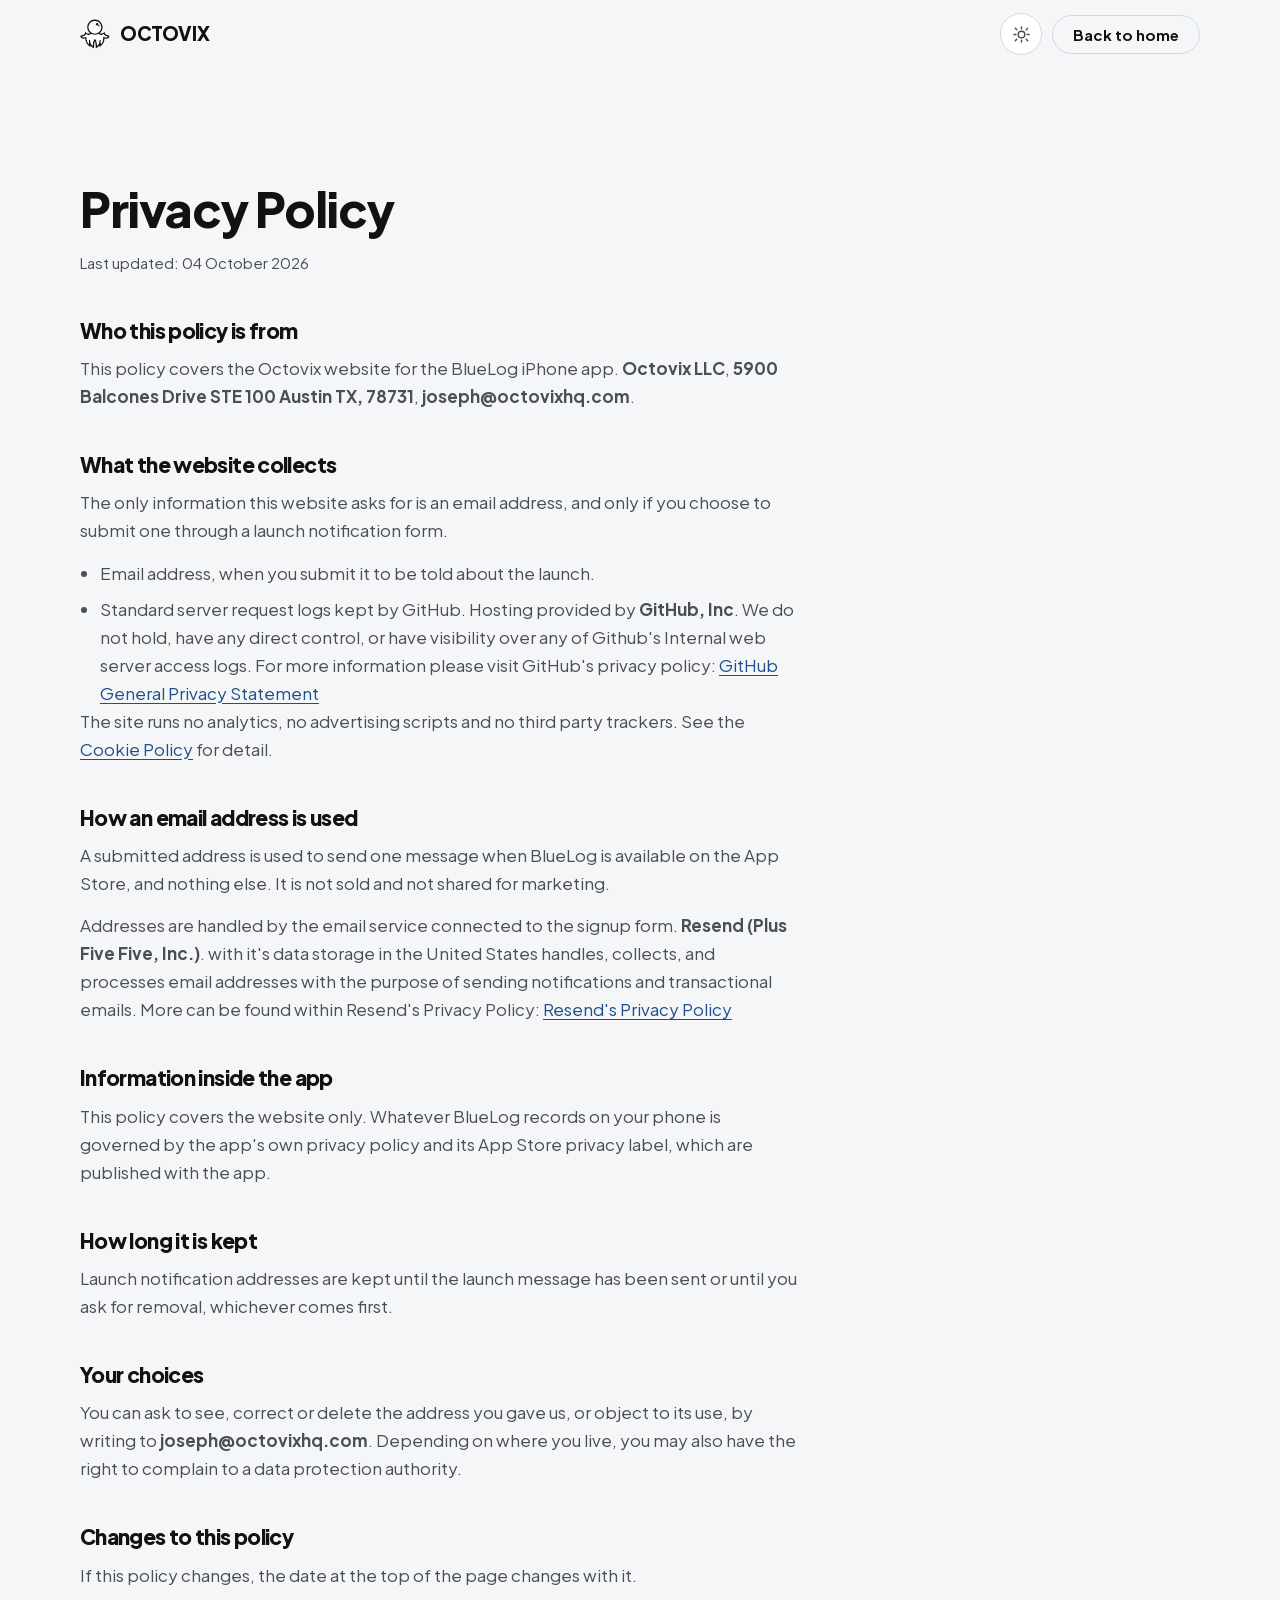
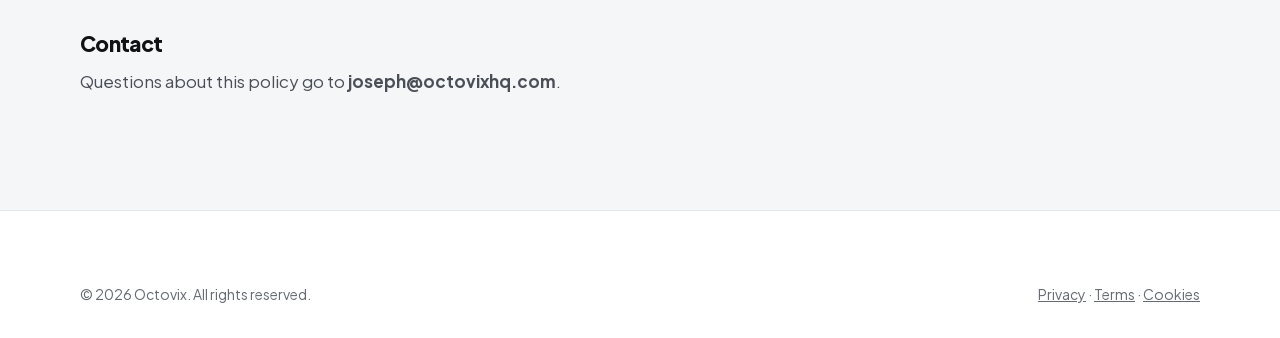
<file: privacy.html>
<!DOCTYPE html>
<html lang="en">
<head>
<meta charset="utf-8">
<meta name="viewport" content="width=device-width, initial-scale=1">
<title>Privacy Policy | Octovix</title>
<meta name="description" content="How Octovix handles personal information collected through the BlueLog website.">
<meta name="robots" content="noindex">
<meta name="theme-color" content="#3A8DFF" media="(prefers-color-scheme: light)">
<meta name="theme-color" content="#0C1624" media="(prefers-color-scheme: dark)">
<link rel="icon" href="assets/img/favicon.svg" type="image/svg+xml">
<link rel="preload" href="assets/fonts/plus-jakarta-sans-latin.woff2" as="font" type="font/woff2" crossorigin>
<link rel="stylesheet" href="assets/css/styles.css">
<script>document.documentElement.classList.add('js');try{var t=localStorage.getItem('octovix-theme');if(t==='light'||t==='dark')document.documentElement.setAttribute('data-theme',t);}catch(e){}setTimeout(function(){if(!window.__blueLogReady)document.documentElement.classList.remove('js');},2500);</script>
</head>
<body>
<svg width="0" height="0" aria-hidden="true" focusable="false" style="position:absolute">
<symbol id="octovix-mark" viewBox="705 162 117 116">
<g id="_Mirror_Repeat_" data-name="&amp;lt;Mirror Repeat&amp;gt;">
      <g>
        <path fill="currentColor" d="M819.45,226.89c0-.28-.2-.52-.47-.57l-1.73-.33c-5.1-.98-15.62-4.52-15.62-9.22v-4.6c0-.49-.59-.76-.96-.44l-3.51,2.98c-.36.31-8.13,6.75-15.55,2.02,6.89-5.46,11.31-13.91,11.31-23.37,0-16.45-13.38-29.84-29.83-29.84s-29.84,13.39-29.84,29.84c0,9.46,4.43,17.9,11.31,23.37-7.42,4.73-15.19-1.71-15.54-2.01l-3.52-3.03c-.38-.32-.96-.05-.96.44v4.64c0,4.7-10.53,8.24-15.62,9.22l-1.73.33c-.27.05-.47.29-.47.57v1.76c0,2.99,1.15,5.46,3.32,7.13,4,3.07,10.68,2.7,14.97,2.03.34-.05.64.2.67.53,1.57,21.53,15.7,28.97,16.34,29.3l3.21,1.64c.39.2.86-.09.84-.54l-.07-2.26c-.02-.57.7-.82,1.05-.37,4.1,5.38,8.48,7.71,8.82,7.89l3.11,1.6c.39.2.85-.08.85-.52v-3.49c0-11.16,1.6-18.62,2.57-22.08.09-.32.38-.53.71-.53s.62.22.71.53c.96,3.47,2.57,10.92,2.57,22.08v3.49c0,.44.46.72.85.52l3.11-1.6c.34-.18,4.73-2.5,8.82-7.89.34-.45,1.07-.2,1.05.36l-.07,2.26c-.01.44.45.74.84.54l3.21-1.64c.64-.32,14.76-7.77,16.34-29.3.02-.34.33-.59.67-.53,4.29.67,10.97,1.04,14.97-2.03,2.17-1.67,3.32-4.13,3.32-7.13v-1.76ZM738.66,193.35c0-13.46,10.95-24.41,24.41-24.41s24.41,10.95,24.41,24.41-10.95,24.41-24.41,24.41-24.41-10.95-24.41-24.41ZM812.83,231.47h0c-2.86,2.2-10.23,1.35-14.21.29l-2.68-.72c-.37-.1-.73.18-.73.56v2.77c0,8.88-2.27,16.36-6.75,22.23-.53.7-1.06,1.33-1.58,1.9-.36.4-1.03.13-1.01-.41l.38-11.96c.05-.78.08-1.59.09-2.41,0-.32-.25-.58-.57-.59l-4.28-.07c-.32,0-.58.24-.59.56l-.07,2.23c-.45,6.78-2.61,12.64-6.43,17.44-.61.77-1.23,1.46-1.82,2.07-.35.36-.97.12-.99-.38-.62-10.84-2.61-17.3-3.27-19.18-.02-.04-1.87-6.05-5.18-6.05h-.03c-3.06.02-5.26,6-5.27,6.05-.66,1.88-2.65,8.34-3.27,19.18-.03.5-.64.74-.99.38-.59-.61-1.21-1.3-1.82-2.07-3.82-4.81-5.98-10.66-6.43-17.44l-.07-2.23c-.01-.32-.27-.57-.59-.56l-4.28.07c-.32,0-.57.27-.57.59.01.82.04,1.63.09,2.41l.38,11.95c.02.54-.65.81-1.01.41-.52-.57-1.05-1.2-1.58-1.9-4.48-5.87-6.75-13.34-6.75-22.23v-2.77c0-.38-.36-.66-.73-.56l-2.68.72c-2.66.71-10.99,2.19-14.2-.28,0,0,0,0,0,0-.37-.29-.25-.88.2-1.01,4.55-1.27,11.94-4,15.02-8.9.16-.26.49-.35.76-.2,1.19.63,2.61,1.27,4.2,1.75,5.87,1.77,11.34.65,15.92-3.23,4.1,2.12,8.74,3.32,13.66,3.32s9.57-1.2,13.66-3.32c4.57,3.88,10.04,4.99,15.92,3.23,1.58-.47,3.01-1.11,4.2-1.75.27-.14.6-.05.76.2,3.08,4.9,10.47,7.63,15.02,8.9.46.13.58.72.2,1.01Z"/>
        <path fill="currentColor" d="M787.49,193.35c0,13.46-10.95,24.41-24.41,24.41s-24.41-10.95-24.41-24.41,10.95-24.41,24.41-24.41,24.41,10.95,24.41,24.41Z"/>
        <path fill="var(--surface)" d="M812.83,231.47h0c-2.86,2.2-10.23,1.35-14.21.29l-2.68-.72c-.37-.1-.73.18-.73.56v2.77c0,8.88-2.27,16.36-6.75,22.23-.53.7-1.06,1.33-1.58,1.9-.36.4-1.03.13-1.01-.41l.38-11.96c.05-.78.08-1.59.09-2.41,0-.32-.25-.58-.57-.59l-4.28-.07c-.32,0-.58.24-.59.56l-.07,2.23c-.45,6.78-2.61,12.64-6.43,17.44-.61.77-1.23,1.46-1.82,2.07-.35.36-.97.12-.99-.38-.62-10.84-2.61-17.3-3.27-19.18-.02-.04-1.87-6.05-5.18-6.05h-.03c-3.06.02-5.26,6-5.27,6.05-.66,1.88-2.65,8.34-3.27,19.18-.03.5-.64.74-.99.38-.59-.61-1.21-1.3-1.82-2.07-3.82-4.81-5.98-10.66-6.43-17.44l-.07-2.23c-.01-.32-.27-.57-.59-.56l-4.28.07c-.32,0-.57.27-.57.59.01.82.04,1.63.09,2.41l.38,11.95c.02.54-.65.81-1.01.41-.52-.57-1.05-1.2-1.58-1.9-4.48-5.87-6.75-13.34-6.75-22.23v-2.77c0-.38-.36-.66-.73-.56l-2.68.72c-2.66.71-10.99,2.19-14.2-.28,0,0,0,0,0,0-.37-.29-.25-.88.2-1.01,4.55-1.27,11.94-4,15.02-8.9.16-.26.49-.35.76-.2,1.19.63,2.61,1.27,4.2,1.75,5.87,1.77,11.34.65,15.92-3.23,4.1,2.12,8.74,3.32,13.66,3.32s9.57-1.2,13.66-3.32c4.57,3.88,10.04,4.99,15.92,3.23,1.58-.47,3.01-1.11,4.2-1.75.27-.14.6-.05.76.2,3.08,4.9,10.47,7.63,15.02,8.9.46.13.58.72.2,1.01Z"/>
      </g>
    </g>
    <path fill="var(--surface)" d="M787.49,193.35c0,13.46-10.95,24.41-24.41,24.41s-24.41-10.95-24.41-24.41,10.95-24.41,24.41-24.41,24.41,10.95,24.41,24.41Z"/>
    <circle fill="currentColor" cx="771.82" cy="181.96" r="4.71"/>
    <circle fill="currentColor" cx="778.85" cy="187.68" r="2.95"/>
</symbol>
</svg>
<a class="skip-link" href="#main">Skip to content</a>

<header class="nav">
  <div class="wrap nav__inner">
    <a class="brand" href="index.html" aria-label="Octovix home">
      <svg class="brand__mark" aria-hidden="true" focusable="false">
        <use href="#octovix-mark"></use>
      </svg>
      <span class="brand__name">OCTOVIX</span>
    </a>
    <div class="legal-nav-actions">
      <button class="theme-toggle" type="button" data-theme-toggle aria-label="Switch to dark theme">
        <svg class="icon-sun" viewBox="0 0 24 24" fill="none" stroke="currentColor" stroke-width="1.8"
             stroke-linecap="round" stroke-linejoin="round" aria-hidden="true" focusable="false">
          <circle cx="12" cy="12" r="4.2"/>
          <path d="M12 2.5v2.4M12 19.1v2.4M4.2 4.2l1.7 1.7M18.1 18.1l1.7 1.7M2.5 12h2.4M19.1 12h2.4M4.2 19.8l1.7-1.7M18.1 5.9l1.7-1.7"/>
        </svg>
        <svg class="icon-moon" viewBox="0 0 24 24" fill="none" stroke="currentColor" stroke-width="1.8"
             stroke-linecap="round" stroke-linejoin="round" aria-hidden="true" focusable="false">
          <path d="M20 14.5A8.5 8.5 0 1 1 9.5 4a6.6 6.6 0 0 0 10.5 10.5Z"/>
        </svg>
      </button>
      <a class="btn btn--ghost btn--sm" href="index.html">Back to home</a>
    </div>
  </div>
</header>

<main id="main" class="section">
  <div class="wrap">
    <article class="legal">
      <h1>Privacy Policy</h1>
      <p class="legal__meta">Last updated: <time datetime="2026-09-14">04 October 2026</time></p>

    

      <h2>Who this policy is from</h2>
      <p>
        This policy covers the Octovix website for the BlueLog iPhone app. <strong>Octovix LLC</strong>,
        <strong>5900 Balcones Drive STE 100 Austin TX, 78731</strong>, <strong>joseph@octovixhq.com</strong>.
      </p>

      <h2>What the website collects</h2>
      <p>
        The only information this website asks for is an email address, and only
        if you choose to submit one through a launch notification form.
      </p>
      <ul>
        <li>Email address, when you submit it to be told about the launch.</li>
        <li>
          Standard server request logs kept by GitHub. Hosting provided by 
          <strong>GitHub, Inc</strong>. We do not hold, have any direct control, or have visibility over any of
              Github's Internal web server access logs. For more information please visit GitHub's privacy policy:
              <a href="https://docs.github.com/en/site-policy/privacy-policies/github-general-privacy-statement"> 
                  GitHub General Privacy Statement 
              </a>
        </li>
      </ul>
      <p>
        The site runs no analytics, no advertising scripts and no third party
        trackers. See the <a href="cookies.html">Cookie Policy</a> for detail.
      </p>

      <h2>How an email address is used</h2>
      <p>
        A submitted address is used to send one message when BlueLog is available
        on the App Store, and nothing else. It is not sold and not shared for
        marketing.
      </p>
      <p>
        Addresses are handled by the email service connected to the signup form.
        <strong>Resend (Plus Five Five, Inc.)</strong>. with it's data storage in the United States
            handles, collects, and processes email addresses with the purpose of sending notifications and transactional emails.
            More can be found within Resend's Privacy Policy:
            <a href="https://resend.com/legal/privacy-policy"> 
                  Resend's Privacy Policy
            </a>
      </p>

      <h2>Information inside the app</h2>
      <p>
        This policy covers the website only. Whatever BlueLog records on your
        phone is governed by the app's own privacy policy and its App Store
        privacy label, which are published with the app.
      </p>

      <h2>How long it is kept</h2>
      <p>
        Launch notification addresses are kept until the launch message has been
        sent or until you ask for removal, whichever comes first.
      </p>

      <h2>Your choices</h2>
      <p>
        You can ask to see, correct or delete the address you gave us, or object
        to its use, by writing to <strong>joseph@octovixhq.com</strong>. Depending on
        where you live, you may also have the right to complain to a data
        protection authority.
      </p>

      <h2>Changes to this policy</h2>
      <p>
        If this policy changes, the date at the top of the page changes with it.
      </p>

      <h2>Contact</h2>
      <p>
        Questions about this policy go to <strong>joseph@octovixhq.com</strong>.
      </p>
    </article>
  </div>
</main>

<footer class="footer">
  <div class="wrap">
    <div class="footer__base" style="border-top:0;padding-top:0">
      <p>&copy; <span data-year>2026</span> Octovix. All rights reserved.</p>
      <p>
        <a href="privacy.html">Privacy</a> &middot;
        <a href="terms.html">Terms</a> &middot;
        <a href="cookies.html">Cookies</a>
      </p>
    </div>
  </div>
</footer>

<script src="assets/js/main.js" defer></script>
</body>
</html>
</file>
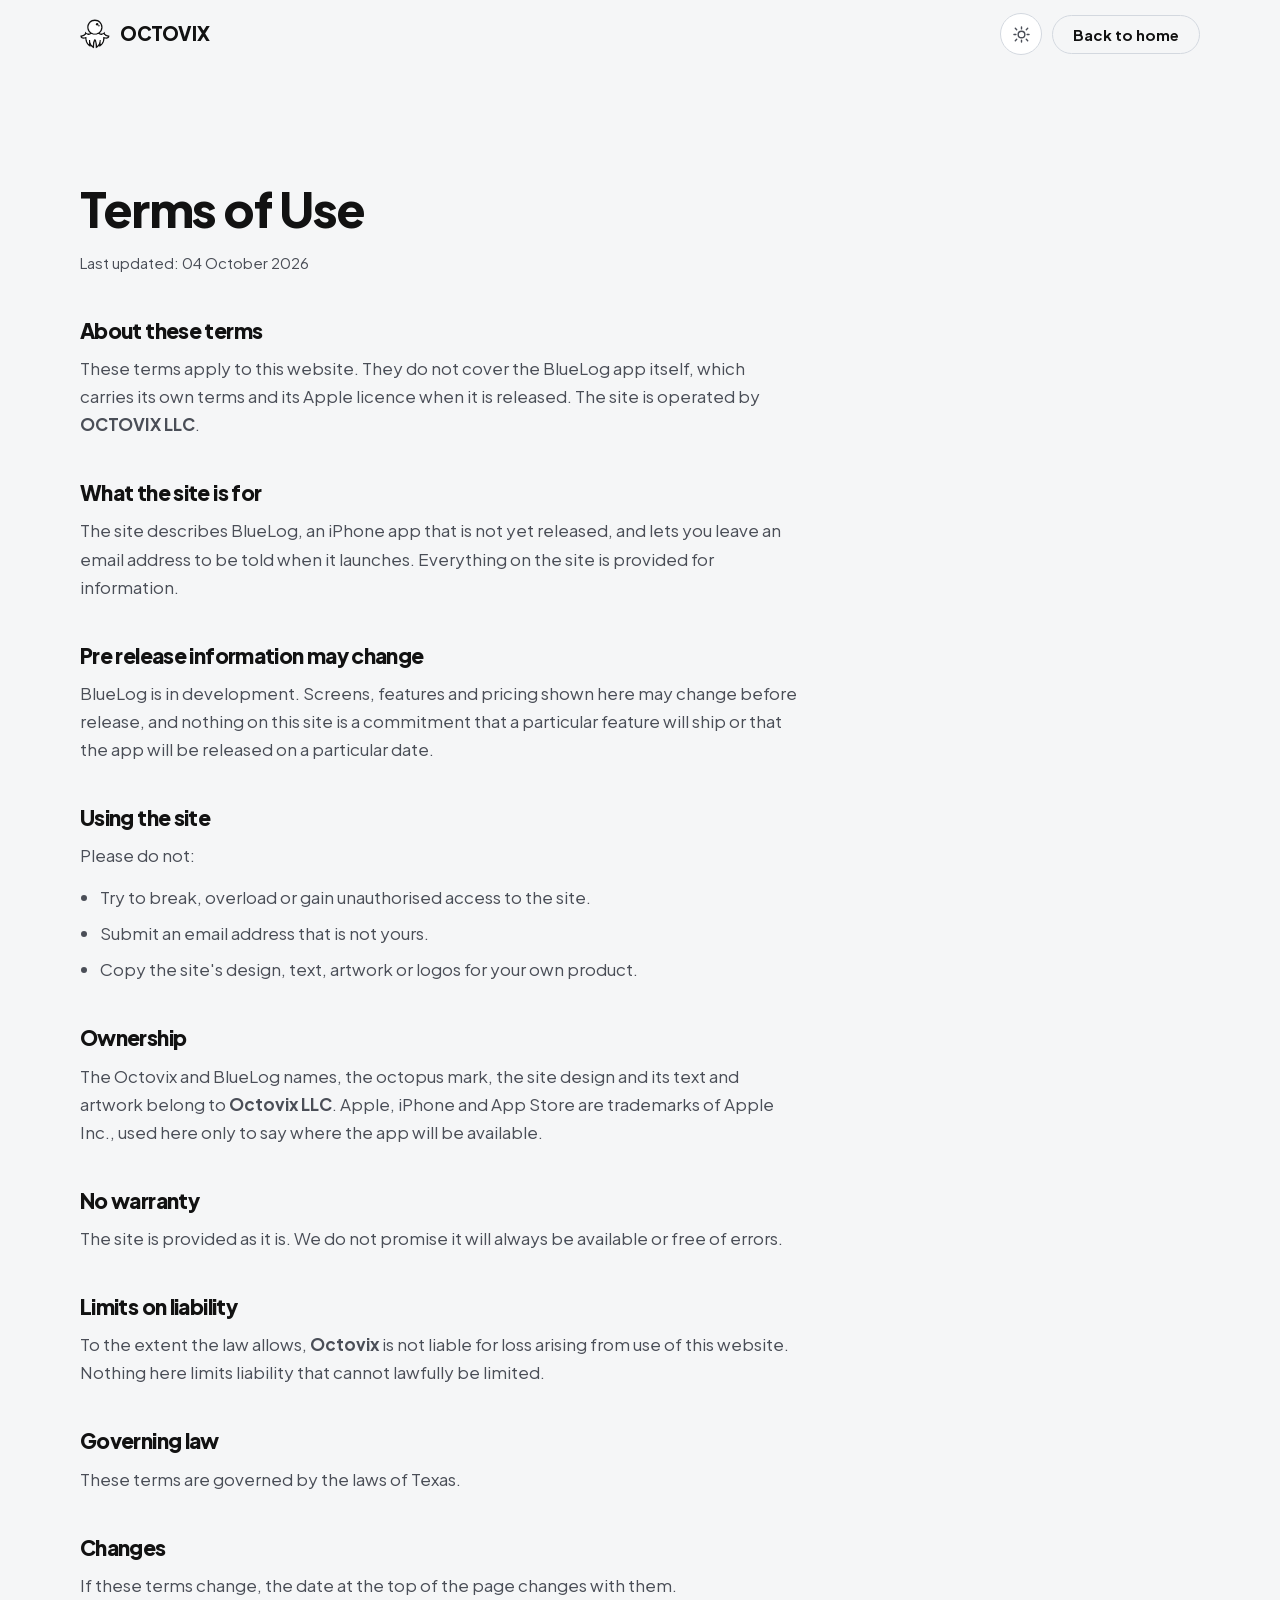
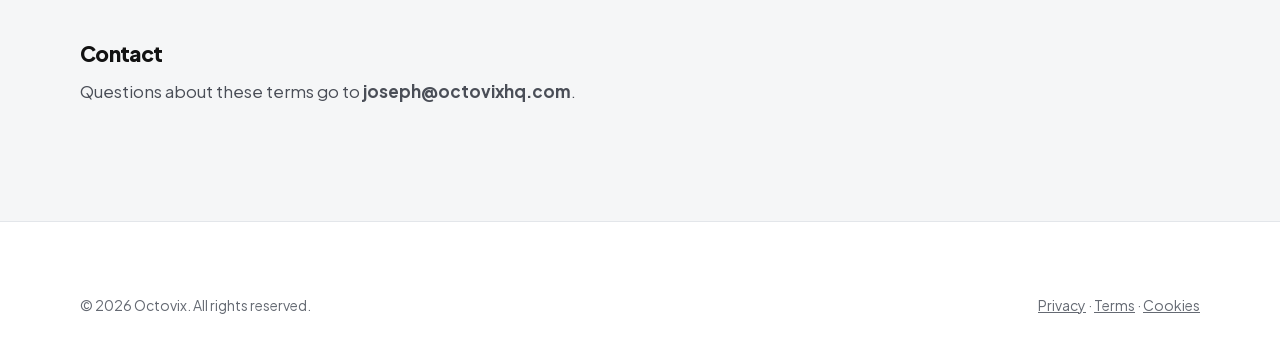
<file: terms.html>
<!DOCTYPE html>
<html lang="en">
<head>
<meta charset="utf-8">
<meta name="viewport" content="width=device-width, initial-scale=1">
<title>Terms of Use | Octovix</title>
<meta name="description" content="The terms that apply to visitors of the Octovix website for BlueLog.">
<meta name="robots" content="noindex">
<meta name="theme-color" content="#3A8DFF" media="(prefers-color-scheme: light)">
<meta name="theme-color" content="#0C1624" media="(prefers-color-scheme: dark)">
<link rel="icon" href="assets/img/favicon.svg" type="image/svg+xml">
<link rel="preload" href="assets/fonts/plus-jakarta-sans-latin.woff2" as="font" type="font/woff2" crossorigin>
<link rel="stylesheet" href="assets/css/styles.css">
<script>document.documentElement.classList.add('js');try{var t=localStorage.getItem('octovix-theme');if(t==='light'||t==='dark')document.documentElement.setAttribute('data-theme',t);}catch(e){}setTimeout(function(){if(!window.__blueLogReady)document.documentElement.classList.remove('js');},2500);</script>
</head>
<body>
<svg width="0" height="0" aria-hidden="true" focusable="false" style="position:absolute">
<symbol id="octovix-mark" viewBox="705 162 117 116">
<g id="_Mirror_Repeat_" data-name="&amp;lt;Mirror Repeat&amp;gt;">
      <g>
        <path fill="currentColor" d="M819.45,226.89c0-.28-.2-.52-.47-.57l-1.73-.33c-5.1-.98-15.62-4.52-15.62-9.22v-4.6c0-.49-.59-.76-.96-.44l-3.51,2.98c-.36.31-8.13,6.75-15.55,2.02,6.89-5.46,11.31-13.91,11.31-23.37,0-16.45-13.38-29.84-29.83-29.84s-29.84,13.39-29.84,29.84c0,9.46,4.43,17.9,11.31,23.37-7.42,4.73-15.19-1.71-15.54-2.01l-3.52-3.03c-.38-.32-.96-.05-.96.44v4.64c0,4.7-10.53,8.24-15.62,9.22l-1.73.33c-.27.05-.47.29-.47.57v1.76c0,2.99,1.15,5.46,3.32,7.13,4,3.07,10.68,2.7,14.97,2.03.34-.05.64.2.67.53,1.57,21.53,15.7,28.97,16.34,29.3l3.21,1.64c.39.2.86-.09.84-.54l-.07-2.26c-.02-.57.7-.82,1.05-.37,4.1,5.38,8.48,7.71,8.82,7.89l3.11,1.6c.39.2.85-.08.85-.52v-3.49c0-11.16,1.6-18.62,2.57-22.08.09-.32.38-.53.71-.53s.62.22.71.53c.96,3.47,2.57,10.92,2.57,22.08v3.49c0,.44.46.72.85.52l3.11-1.6c.34-.18,4.73-2.5,8.82-7.89.34-.45,1.07-.2,1.05.36l-.07,2.26c-.01.44.45.74.84.54l3.21-1.64c.64-.32,14.76-7.77,16.34-29.3.02-.34.33-.59.67-.53,4.29.67,10.97,1.04,14.97-2.03,2.17-1.67,3.32-4.13,3.32-7.13v-1.76ZM738.66,193.35c0-13.46,10.95-24.41,24.41-24.41s24.41,10.95,24.41,24.41-10.95,24.41-24.41,24.41-24.41-10.95-24.41-24.41ZM812.83,231.47h0c-2.86,2.2-10.23,1.35-14.21.29l-2.68-.72c-.37-.1-.73.18-.73.56v2.77c0,8.88-2.27,16.36-6.75,22.23-.53.7-1.06,1.33-1.58,1.9-.36.4-1.03.13-1.01-.41l.38-11.96c.05-.78.08-1.59.09-2.41,0-.32-.25-.58-.57-.59l-4.28-.07c-.32,0-.58.24-.59.56l-.07,2.23c-.45,6.78-2.61,12.64-6.43,17.44-.61.77-1.23,1.46-1.82,2.07-.35.36-.97.12-.99-.38-.62-10.84-2.61-17.3-3.27-19.18-.02-.04-1.87-6.05-5.18-6.05h-.03c-3.06.02-5.26,6-5.27,6.05-.66,1.88-2.65,8.34-3.27,19.18-.03.5-.64.74-.99.38-.59-.61-1.21-1.3-1.82-2.07-3.82-4.81-5.98-10.66-6.43-17.44l-.07-2.23c-.01-.32-.27-.57-.59-.56l-4.28.07c-.32,0-.57.27-.57.59.01.82.04,1.63.09,2.41l.38,11.95c.02.54-.65.81-1.01.41-.52-.57-1.05-1.2-1.58-1.9-4.48-5.87-6.75-13.34-6.75-22.23v-2.77c0-.38-.36-.66-.73-.56l-2.68.72c-2.66.71-10.99,2.19-14.2-.28,0,0,0,0,0,0-.37-.29-.25-.88.2-1.01,4.55-1.27,11.94-4,15.02-8.9.16-.26.49-.35.76-.2,1.19.63,2.61,1.27,4.2,1.75,5.87,1.77,11.34.65,15.92-3.23,4.1,2.12,8.74,3.32,13.66,3.32s9.57-1.2,13.66-3.32c4.57,3.88,10.04,4.99,15.92,3.23,1.58-.47,3.01-1.11,4.2-1.75.27-.14.6-.05.76.2,3.08,4.9,10.47,7.63,15.02,8.9.46.13.58.72.2,1.01Z"/>
        <path fill="currentColor" d="M787.49,193.35c0,13.46-10.95,24.41-24.41,24.41s-24.41-10.95-24.41-24.41,10.95-24.41,24.41-24.41,24.41,10.95,24.41,24.41Z"/>
        <path fill="var(--surface)" d="M812.83,231.47h0c-2.86,2.2-10.23,1.35-14.21.29l-2.68-.72c-.37-.1-.73.18-.73.56v2.77c0,8.88-2.27,16.36-6.75,22.23-.53.7-1.06,1.33-1.58,1.9-.36.4-1.03.13-1.01-.41l.38-11.96c.05-.78.08-1.59.09-2.41,0-.32-.25-.58-.57-.59l-4.28-.07c-.32,0-.58.24-.59.56l-.07,2.23c-.45,6.78-2.61,12.64-6.43,17.44-.61.77-1.23,1.46-1.82,2.07-.35.36-.97.12-.99-.38-.62-10.84-2.61-17.3-3.27-19.18-.02-.04-1.87-6.05-5.18-6.05h-.03c-3.06.02-5.26,6-5.27,6.05-.66,1.88-2.65,8.34-3.27,19.18-.03.5-.64.74-.99.38-.59-.61-1.21-1.3-1.82-2.07-3.82-4.81-5.98-10.66-6.43-17.44l-.07-2.23c-.01-.32-.27-.57-.59-.56l-4.28.07c-.32,0-.57.27-.57.59.01.82.04,1.63.09,2.41l.38,11.95c.02.54-.65.81-1.01.41-.52-.57-1.05-1.2-1.58-1.9-4.48-5.87-6.75-13.34-6.75-22.23v-2.77c0-.38-.36-.66-.73-.56l-2.68.72c-2.66.71-10.99,2.19-14.2-.28,0,0,0,0,0,0-.37-.29-.25-.88.2-1.01,4.55-1.27,11.94-4,15.02-8.9.16-.26.49-.35.76-.2,1.19.63,2.61,1.27,4.2,1.75,5.87,1.77,11.34.65,15.92-3.23,4.1,2.12,8.74,3.32,13.66,3.32s9.57-1.2,13.66-3.32c4.57,3.88,10.04,4.99,15.92,3.23,1.58-.47,3.01-1.11,4.2-1.75.27-.14.6-.05.76.2,3.08,4.9,10.47,7.63,15.02,8.9.46.13.58.72.2,1.01Z"/>
      </g>
    </g>
    <path fill="var(--surface)" d="M787.49,193.35c0,13.46-10.95,24.41-24.41,24.41s-24.41-10.95-24.41-24.41,10.95-24.41,24.41-24.41,24.41,10.95,24.41,24.41Z"/>
    <circle fill="currentColor" cx="771.82" cy="181.96" r="4.71"/>
    <circle fill="currentColor" cx="778.85" cy="187.68" r="2.95"/>
</symbol>
</svg>
<a class="skip-link" href="#main">Skip to content</a>

<header class="nav">
  <div class="wrap nav__inner">
    <a class="brand" href="index.html" aria-label="Octovix home">
      <svg class="brand__mark" aria-hidden="true" focusable="false">
        <use href="#octovix-mark"></use>
      </svg>
      <span class="brand__name">OCTOVIX</span>
    </a>
    <div class="legal-nav-actions">
      <button class="theme-toggle" type="button" data-theme-toggle aria-label="Switch to dark theme">
        <svg class="icon-sun" viewBox="0 0 24 24" fill="none" stroke="currentColor" stroke-width="1.8"
             stroke-linecap="round" stroke-linejoin="round" aria-hidden="true" focusable="false">
          <circle cx="12" cy="12" r="4.2"/>
          <path d="M12 2.5v2.4M12 19.1v2.4M4.2 4.2l1.7 1.7M18.1 18.1l1.7 1.7M2.5 12h2.4M19.1 12h2.4M4.2 19.8l1.7-1.7M18.1 5.9l1.7-1.7"/>
        </svg>
        <svg class="icon-moon" viewBox="0 0 24 24" fill="none" stroke="currentColor" stroke-width="1.8"
             stroke-linecap="round" stroke-linejoin="round" aria-hidden="true" focusable="false">
          <path d="M20 14.5A8.5 8.5 0 1 1 9.5 4a6.6 6.6 0 0 0 10.5 10.5Z"/>
        </svg>
      </button>
      <a class="btn btn--ghost btn--sm" href="index.html">Back to home</a>
    </div>
  </div>
</header>

<main id="main" class="section">
  <div class="wrap">
    <article class="legal">
      <h1>Terms of Use</h1>
      <p class="legal__meta">Last updated: <time datetime="2026-09-14">04 October 2026</time></p>

      

      <h2>About these terms</h2>
      <p>
        These terms apply to this website. They do not cover the BlueLog app
        itself, which carries its own terms and its Apple licence when it is
        released. The site is operated by <strong>OCTOVIX LLC</strong>.
      </p>

      <h2>What the site is for</h2>
      <p>
        The site describes BlueLog, an iPhone app that is not yet released, and
        lets you leave an email address to be told when it launches. Everything on
        the site is provided for information.
      </p>

      <h2>Pre release information may change</h2>
      <p>
        BlueLog is in development. Screens, features and pricing shown here may
        change before release, and nothing on this site is a commitment that a
        particular feature will ship or that the app will be released on a
        particular date.
      </p>

      <h2>Using the site</h2>
      <p>Please do not:</p>
      <ul>
        <li>Try to break, overload or gain unauthorised access to the site.</li>
        <li>Submit an email address that is not yours.</li>
        <li>Copy the site's design, text, artwork or logos for your own product.</li>
      </ul>

      <h2>Ownership</h2>
      <p>
        The Octovix and BlueLog names, the octopus mark, the site design and its
        text and artwork belong to <strong>Octovix LLC</strong>. Apple,
        iPhone and App Store are trademarks of Apple Inc., used here only to say
        where the app will be available.
      </p>

      <h2>No warranty</h2>
      <p>
        The site is provided as it is. We do not promise it will always be
        available or free of errors.
      </p>

      <h2>Limits on liability</h2>
      <p>
        To the extent the law allows, <strong>Octovix</strong> is not
        liable for loss arising from use of this website. Nothing here limits
        liability that cannot lawfully be limited.
      </p>

      <h2>Governing law</h2>
      <p>
        These terms are governed by the laws of Texas.
      </p>

      <h2>Changes</h2>
      <p>
        If these terms change, the date at the top of the page changes with them.
      </p>

      <h2>Contact</h2>
      <p>Questions about these terms go to <strong>joseph@octovixhq.com</strong>.</p>
    </article>
  </div>
</main>

<footer class="footer">
  <div class="wrap">
    <div class="footer__base" style="border-top:0;padding-top:0">
      <p>&copy; <span data-year>2026</span> Octovix. All rights reserved.</p>
      <p>
        <a href="privacy.html">Privacy</a> &middot;
        <a href="terms.html">Terms</a> &middot;
        <a href="cookies.html">Cookies</a>
      </p>
    </div>
  </div>
</footer>

<script src="assets/js/main.js" defer></script>
</body>
</html>
</file>
<file: assets/css/styles.css>
@font-face {
  font-family: 'Plus Jakarta Sans';
  src: url('../fonts/plus-jakarta-sans-latin.woff2') format('woff2');
  font-weight: 400 800;
  font-style: normal;
  font-display: swap;
  unicode-range: U+0000-00FF, U+0131, U+0152-0153, U+02BB-02BC, U+02C6, U+02DA,
    U+02DC, U+0304, U+0308, U+0329, U+2000-206F, U+2074, U+20AC, U+2122, U+2191,
    U+2193, U+2212, U+2215, U+FEFF, U+FFFD;
}
@font-face {
  font-family: 'Plus Jakarta Sans';
  src: url('../fonts/plus-jakarta-sans-latin-ext.woff2') format('woff2');
  font-weight: 400 800;
  font-style: normal;
  font-display: swap;
  unicode-range: U+0100-02BA, U+02BD-02C5, U+02C7-02CC, U+02CE-02D7, U+02DD-02FF,
    U+0304, U+0308, U+0329, U+1D00-1DBF, U+1E00-1E9F, U+1EF2-1EFF, U+2020,
    U+20A0-20AB, U+20AD-20C0, U+2113, U+2C60-2C7F, U+A720-A7FF;
}

/* ---------------------------------------------------------------
   Tokens
   Radius rule for the whole site:
     interactive controls (buttons, inputs, chips) .... pill
     containers (cards, media, panels) ................ --r-lg
     inner details (badges, small media) .............. --r-sm
   Accent rule: --blue is the single accent. --navy carries any
   white text, because white on --blue only reaches 3.3:1.
   --------------------------------------------------------------- */
:root {
  --navy: #1e4f8c;
  --navy-deep: #163c6b;
  --blue: #3a8dff;
  --blue-100: #bfd7ff;
  --blue-50: #e8f1ff;
  --bg: #f5f6f7;
  --surface: #fff;
  --surface-2: #fff;
  --ink: #121212;
  --ink-2: #4a4e57;
  --ink-3: #656a73;
  --line: #e3e6ea;
  --line-strong: #d3d8df;

  /* Primary action + accent text are tokenised because the light-theme pair
     (white on --navy) drops to 3.4:1 once --navy lightens for dark mode. */
  --btn-bg: var(--navy);
  --btn-bg-hover: var(--navy-deep);
  --btn-fg: #fff;
  --accent-text: var(--navy);

  --r-lg: 20px;
  --r-sm: 12px;
  --r-pill: 999px;

  --shadow-sm: 0 1px 2px rgba(30, 79, 140, .06), 0 2px 8px rgba(30, 79, 140, .05);
  --shadow-md: 0 4px 12px rgba(30, 79, 140, .07), 0 16px 32px -12px rgba(30, 79, 140, .12);
  --shadow-lg: 0 24px 60px -18px rgba(18, 32, 56, .28);

  --wrap: 1200px;
  --gutter: clamp(20px, 5vw, 40px);
  --section-y: clamp(72px, 9vw, 128px);
  --nav-h: 68px;

  --ease: cubic-bezier(.16, 1, .3, 1);
  color-scheme: light;
}

/* Dark tokens apply when the system prefers dark AND the visitor hasn't
   explicitly chosen light, OR when the visitor has explicitly chosen dark
   (the toggle sets data-theme via assets/js/main.js and persists it in
   localStorage). This order lets an explicit choice win in both directions. */
@media (prefers-color-scheme: dark) {
  :root:not([data-theme="light"]) {
    --navy: #4d8de0;
    --navy-deep: #1e4f8c;
    --blue: #3a8dff;
    --blue-100: #24467d;
    --blue-50: #16294a;
    --bg: #0c1624;
    --surface: #121f33;
    --surface-2: #16263d;
    --ink: #f2f5f9;
    --ink-2: #b3bfd0;
    --ink-3: #8c99ab;
    --line: #22344f;
    --line-strong: #2d4262;
    --btn-bg: #9ec5f5;
    --btn-bg-hover: #bcd8fa;
    --btn-fg: #0c1624;
    --accent-text: #a8c9f5;
    --shadow-sm: 0 1px 2px rgba(0, 0, 0, .3), 0 2px 8px rgba(0, 0, 0, .24);
    --shadow-md: 0 4px 12px rgba(0, 0, 0, .32), 0 16px 32px -12px rgba(0, 0, 0, .45);
    --shadow-lg: 0 24px 60px -18px rgba(0, 0, 0, .6);
    color-scheme: dark;
  }
}
:root[data-theme="dark"] {
  /* inverted primary: light blue face, dark label, echoing the app's own
     Save and Log food buttons */
  --navy: #4d8de0;
  --navy-deep: #1e4f8c;
  --blue: #3a8dff;
  --blue-100: #24467d;
  --blue-50: #16294a;
  --bg: #0c1624;
  --surface: #121f33;
  --surface-2: #16263d;
  --ink: #f2f5f9;
  --ink-2: #b3bfd0;
  --ink-3: #8c99ab;
  --line: #22344f;
  --line-strong: #2d4262;
  --btn-bg: #9ec5f5;
  --btn-bg-hover: #bcd8fa;
  --btn-fg: #0c1624;
  --accent-text: #a8c9f5;
  --shadow-sm: 0 1px 2px rgba(0, 0, 0, .3), 0 2px 8px rgba(0, 0, 0, .24);
  --shadow-md: 0 4px 12px rgba(0, 0, 0, .32), 0 16px 32px -12px rgba(0, 0, 0, .45);
  --shadow-lg: 0 24px 60px -18px rgba(0, 0, 0, .6);
  color-scheme: dark;
}

/* ---------------------------------------------------------------
   Reset + base
   --------------------------------------------------------------- */
*, *::before, *::after { box-sizing: border-box; }

html {
  -webkit-text-size-adjust: 100%;
  scroll-behavior: smooth;
}
@media (prefers-reduced-motion: reduce) {
  html { scroll-behavior: auto; }
}

body {
  margin: 0;
  background: var(--bg);
  color: var(--ink);
  font-family: 'Plus Jakarta Sans', ui-sans-serif, system-ui, -apple-system,
    'Segoe UI', Roboto, Helvetica, Arial, sans-serif;
  font-size: 1.0625rem;
  line-height: 1.65;
  font-weight: 400;
  -webkit-font-smoothing: antialiased;
  -moz-osx-font-smoothing: grayscale;
  overflow-x: hidden;
}

img, svg, picture { max-width: 100%; display: block; }
button, input { font: inherit; color: inherit; }

h1, h2, h3, h4 {
  margin: 0;
  font-weight: 800;
  letter-spacing: -.03em;
  line-height: 1.06;
  text-wrap: balance;
}
p { margin: 0; }
a { color: inherit; }

:focus-visible {
  outline: 3px solid var(--blue);
  outline-offset: 3px;
  border-radius: 4px;
}

.skip-link {
  /* fixed, not absolute: an absolute skip link sits at the top of the document
     and is off-screen when focused after the page has been scrolled */
  position: fixed;
  left: 12px;
  top: -60px;
  z-index: 200;
  padding: 12px 20px;
  border-radius: var(--r-pill);
  background: var(--navy-deep);
  color: #fff;
  font-weight: 700;
  text-decoration: none;
  transition: top .2s var(--ease);
}
.skip-link:focus-visible { top: 12px; }

.sr-only {
  position: absolute;
  width: 1px; height: 1px;
  padding: 0; margin: -1px;
  overflow: hidden;
  clip: rect(0 0 0 0);
  clip-path: inset(50%);
  white-space: nowrap;
  border: 0;
}

/* ---------------------------------------------------------------
   Layout
   --------------------------------------------------------------- */
.wrap {
  width: 100%;
  max-width: var(--wrap);
  margin-inline: auto;
  padding-inline: var(--gutter);
}
.section { padding-block: var(--section-y); }
.section--tight { padding-block: clamp(56px, 6vw, 88px); }
[id] { scroll-margin-top: calc(var(--nav-h) + 24px); }

.eyebrow {
  display: inline-flex;
  align-items: center;
  gap: 8px;
  margin: 0 0 20px;
  padding: 7px 14px 7px 12px;
  border: 1px solid var(--blue-100);
  border-radius: var(--r-pill);
  background: var(--blue-50);
  color: var(--accent-text);
  font-size: .8125rem;
  font-weight: 700;
  letter-spacing: .01em;
  line-height: 1;
}
.eyebrow svg { width: 15px; height: 15px; flex: none; }

.lead {
  color: var(--ink-2);
  font-size: clamp(1.0625rem, .95rem + .5vw, 1.1875rem);
  line-height: 1.6;
  max-width: 56ch;
}

.section-head { max-width: 46rem; margin-bottom: clamp(40px, 5vw, 60px); }
.section-head h2 { font-size: clamp(2rem, 1.3rem + 2.6vw, 3rem); }
.section-head .lead { margin-top: 18px; }
.section-head--center { margin-inline: auto; text-align: center; }
.section-head--center .lead { margin-inline: auto; }

/* ---------------------------------------------------------------
   Buttons + form controls  (all pill)
   --------------------------------------------------------------- */
.btn {
  display: inline-flex;
  align-items: center;
  justify-content: center;
  gap: 9px;
  padding: 15px 26px;
  border: 1px solid transparent;
  border-radius: var(--r-pill);
  font-size: 1rem;
  font-weight: 700;
  line-height: 1;
  white-space: nowrap;
  text-decoration: none;
  cursor: pointer;
  transition: background-color .2s var(--ease), border-color .2s var(--ease),
    color .2s var(--ease), transform .12s var(--ease), box-shadow .2s var(--ease);
}
.btn:active { transform: translateY(1px); }

.btn--primary {
  background: var(--btn-bg);
  border-color: var(--btn-bg);
  color: var(--btn-fg);
  box-shadow: var(--shadow-sm);
}
.btn--primary:hover { background: var(--btn-bg-hover); border-color: var(--btn-bg-hover); box-shadow: var(--shadow-md); }

.btn--ghost {
  background: transparent;
  border-color: var(--line-strong);
  color: var(--ink);
}
.btn--ghost:hover { border-color: var(--navy); color: var(--navy); background: var(--surface); }

/* Lives only on .panel-dark, whose gradient is theme-independent, so these
   stay literal rather than following the light/dark tokens. */
.btn--light {
  background: #fff;
  border-color: #fff;
  color: #163c6b;
}
.btn--light:hover { background: #e8f1ff; border-color: #e8f1ff; }

.btn--sm { padding: 11px 20px; font-size: .9375rem; }

/* Signup form ------------------------------------------------- */
.signup { width: 100%; max-width: 500px; }
.signup__row {
  display: flex;
  gap: 10px;
  align-items: stretch;
}
.signup__input {
  flex: 1 1 auto;
  min-width: 0;
  padding: 15px 22px;
  border: 1px solid var(--line-strong);
  border-radius: var(--r-pill);
  background: var(--surface);
  color: var(--ink);
  font-size: 1rem;
  transition: border-color .2s var(--ease), box-shadow .2s var(--ease);
}
/* Instructional placeholder colour preserved from the original design. */
.signup__input::placeholder { color: #b0b0b5; opacity: 1; }
.signup__input:hover { border-color: var(--line-strong); }
.signup__input:focus { outline: none; border-color: var(--blue); box-shadow: 0 0 0 4px rgba(58, 141, 255, .22); }
.signup__btn { flex: 0 0 auto; }

.signup__note {
  margin-top: 14px;
  min-height: 1.4em;
  font-size: .875rem;
  line-height: 1.4;
  color: var(--ink-3);
}
.signup__note[data-state='error'] { color: #b4231f; font-weight: 600; }
/* Glow uses the raw --blue token (the brand's bright blue) in text-shadow,
   but the actual letterforms are --accent-text (navy in light mode, a
   lighter blue in dark mode) — the pair this project already uses
   everywhere small text needs to sit near this blue, because --blue itself
   is only ~3:1 against the page background and fails WCAG AA for text this
   size. The shadow gives the "glowing blue" look; the fill keeps it legible. */
.signup__note[data-state='success'] {
  color: var(--accent-text);
  font-size: .9375rem;
  font-weight: 700;
  text-shadow: 0 0 14px rgba(58, 141, 255, .55), 0 0 3px rgba(58, 141, 255, .5);
  animation: signup-note-in .5s var(--ease);
}
.signup.is-busy .signup__btn { opacity: .65; pointer-events: none; }

@keyframes signup-note-in {
  from { opacity: 0; transform: translateY(3px) scale(.97); }
  to { opacity: 1; transform: none; }
}

/* Signup on the dark CTA panel */
.panel-dark .signup__input {
  background: rgba(255, 255, 255, .96);
  border-color: transparent;
  /* Literal, not var(--ink): this panel's background never changes with the
     site theme, but --ink does — in dark mode it flips to near-white,
     which would put near-white text on this near-white input. */
  color: #121212;
}
.panel-dark .signup__input:focus { box-shadow: 0 0 0 4px rgba(191, 215, 255, .4); border-color: #fff; }
.panel-dark .signup__note { color: rgba(255, 255, 255, .78); }
.panel-dark .signup__note[data-state='error'] { color: #ffc9c5; }
.panel-dark .signup__note[data-state='success'] {
  /* Literal, not var(--blue-100): that token goes dark/muted in site dark
     mode (it's meant as a background tint there), which read as the "dark
     blue" text you saw. This panel is always dark, so it always wants the
     light pastel value regardless of site theme. */
  color: #bfd7ff;
  text-shadow: 0 0 14px rgba(58, 141, 255, .7), 0 0 3px rgba(58, 141, 255, .6);
}

/* ---------------------------------------------------------------
   Navigation
   --------------------------------------------------------------- */
.nav {
  position: sticky;
  top: 0;
  z-index: 100;
  background: color-mix(in srgb, var(--bg) 86%, transparent);
  backdrop-filter: saturate(180%) blur(14px);
  -webkit-backdrop-filter: saturate(180%) blur(14px);
  border-bottom: 1px solid transparent;
  transition: border-color .25s var(--ease), background-color .25s var(--ease);
}
.nav.is-stuck {
  border-bottom-color: var(--line);
  background: color-mix(in srgb, var(--bg) 94%, transparent);
}
@supports not (backdrop-filter: blur(1px)) {
  .nav { background: var(--bg); }
}

.nav__inner {
  height: var(--nav-h);
  display: flex;
  align-items: center;
  gap: 20px;
}

.brand {
  display: inline-flex;
  align-items: center;
  gap: 10px;
  margin-right: auto;
  text-decoration: none;
  flex: none;
}
.brand__mark { width: 30px; height: 30px; flex: none; color: var(--ink); }
.brand__name {
  font-size: 1.1875rem;
  font-weight: 800;
  letter-spacing: -.02em;
  color: var(--ink);
}

.nav__links {
  display: flex;
  align-items: center;
  gap: 4px;
  list-style: none;
  margin: 0;
  padding: 0;
}
.nav__links a {
  display: block;
  padding: 9px 14px;
  border-radius: var(--r-pill);
  color: var(--ink-2);
  font-size: .9375rem;
  font-weight: 600;
  text-decoration: none;
  transition: color .2s var(--ease), background-color .2s var(--ease);
}
.nav__links a:hover { color: var(--ink); background: color-mix(in srgb, var(--ink) 6%, transparent); }

.nav__cta { flex: none; }

/* Theme toggle: a pill icon button, sun/moon cross-fading. Hidden until JS
   sets data-theme, so a no-JS visitor never sees a control that can't work
   (the site otherwise just follows system preference). */
.theme-toggle {
  display: none;
  width: 42px;
  height: 42px;
  padding: 0;
  flex: none;
  align-items: center;
  justify-content: center;
  border: 1px solid var(--line-strong);
  border-radius: var(--r-pill);
  background: var(--surface);
  color: var(--ink-2);
  cursor: pointer;
  transition: border-color .2s var(--ease), color .2s var(--ease), background-color .2s var(--ease);
}
.theme-toggle:hover { color: var(--ink); border-color: var(--navy); }
.js .theme-toggle { display: inline-flex; }
.legal-nav-actions { display: flex; align-items: center; gap: 10px; margin-left: auto; }
.theme-toggle svg {
  width: 19px;
  height: 19px;
  flex: none;
}
.theme-toggle .icon-moon { display: none; }
:root[data-theme="dark"] .theme-toggle .icon-sun { display: none; }
:root[data-theme="dark"] .theme-toggle .icon-moon { display: block; }

.nav__toggle {
  display: none;
  width: 42px;
  height: 42px;
  padding: 0;
  border: 1px solid var(--line-strong);
  border-radius: var(--r-pill);
  background: var(--surface);
  cursor: pointer;
  align-items: center;
  justify-content: center;
  flex: none;
}
.nav__toggle span {
  position: relative;
  display: block;
  width: 17px;
  height: 1.5px;
  background: var(--ink);
  border-radius: 2px;
  transition: transform .25s var(--ease), background-color .25s var(--ease);
}
.nav__toggle span::before,
.nav__toggle span::after {
  content: '';
  position: absolute;
  left: 0;
  width: 17px;
  height: 1.5px;
  background: var(--ink);
  border-radius: 2px;
  transition: transform .25s var(--ease);
}
.nav__toggle span::before { top: -5.5px; }
.nav__toggle span::after { top: 5.5px; }
.nav__toggle[aria-expanded='true'] span { background: transparent; }
.nav__toggle[aria-expanded='true'] span::before { transform: translateY(5.5px) rotate(45deg); }
.nav__toggle[aria-expanded='true'] span::after { transform: translateY(-5.5px) rotate(-45deg); }

.nav__panel { display: none; }

@media (max-width: 980px) {
  .nav__links, .nav__cta { display: none; }
  .nav__toggle { display: inline-flex; }
  .nav__panel {
    display: block;
    overflow: hidden;
    max-height: 0;
    border-top: 1px solid transparent;
    transition: max-height .3s var(--ease), border-color .3s var(--ease);
  }
  .nav__panel.is-open {
    max-height: 420px;
    border-top-color: var(--line);
  }
  .nav__panel ul {
    list-style: none;
    margin: 0;
    padding: 14px 0 22px;
    display: grid;
    gap: 2px;
  }
  /* :not(.btn) so the panel's CTA keeps its own white-on-navy colour;
     a bare `.nav__panel a` rule outranks `.btn--primary` on specificity. */
  .nav__panel a:not(.btn) {
    display: block;
    padding: 13px 4px;
    color: var(--ink);
    font-size: 1.0625rem;
    font-weight: 600;
    text-decoration: none;
    border-radius: var(--r-sm);
  }
  .nav__panel .btn { width: 100%; margin-top: 12px; }
}

/* ---------------------------------------------------------------
   iPhone mockup
   Aspect + corner ratios traced from an iPhone 17 Pro screenshot
   (1206 x 2622 px). The screenshots already contain the status bar
   and Dynamic Island, so the frame only supplies the enclosure.
   --------------------------------------------------------------- */
.phone {
  position: relative;
  width: 100%;
  padding: 1.85%;
  border-radius: 13.6% / 6.25%;
  background:
    linear-gradient(147deg, #5b6675 0%, #262d38 18%, #171c24 42%,
      #39424f 63%, #1b2129 82%, #444d5b 100%);
  box-shadow:
    inset 0 0 0 1px rgba(255, 255, 255, .16),
    inset 0 0 2px 1px rgba(255, 255, 255, .1),
    var(--shadow-lg);
  isolation: isolate;
}
.phone::after {
  /* thin inner lip between enclosure and glass */
  content: '';
  position: absolute;
  inset: 1.5%;
  border-radius: 12.4% / 5.7%;
  box-shadow: inset 0 0 0 1px rgba(0, 0, 0, .55);
  pointer-events: none;
  z-index: 2;
}
.phone__screen {
  position: relative;
  aspect-ratio: 1206 / 2622;
  border-radius: 12.1% / 5.6%;
  overflow: hidden;
  background: #0d1b2e;
  z-index: 1;
}
.phone__screen img {
  width: 100%;
  height: 100%;
  object-fit: cover;
  display: block;
}
/* side buttons */
.phone__btn {
  position: absolute;
  width: 2px;
  background: linear-gradient(180deg, #4a5361, #222932);
  border-radius: 2px;
  z-index: 0;
}
.phone__btn--vol { left: -2px; top: 17%; height: 7.4%; }
.phone__btn--vol2 { left: -2px; top: 26.5%; height: 7.4%; }
.phone__btn--pwr { right: -2px; top: 22%; height: 11%; }

.phone--float { animation: phone-float 7s ease-in-out infinite; }
@keyframes phone-float {
  0%, 100% { transform: translateY(0); }
  50% { transform: translateY(-12px); }
}

.phone-caption {
  margin-top: 20px;
  text-align: center;
  font-size: .9375rem;
  font-weight: 600;
  color: var(--ink-2);
}

/* ---------------------------------------------------------------
   Hero  (asymmetric split)
   --------------------------------------------------------------- */
.hero {
  position: relative;
  padding-top: clamp(40px, 6vw, 76px);
  padding-bottom: clamp(64px, 8vw, 104px);
  overflow: hidden;
}
.hero::before {
  content: '';
  position: absolute;
  /* Glow is 2x its original size (was min(780px, 82vw)). The offsets pull it
     back by a quarter of the new width so it stays centred where it was,
     growing outward instead of sliding down and left. */
  --glow: min(1560px, 164vw);
  top: calc(-22% - var(--glow) / 4);
  right: calc(-10% - var(--glow) / 4);
  width: var(--glow);
  aspect-ratio: 1;
  background: radial-gradient(circle at 50% 50%,
    rgba(58, 141, 255, .22) 0%, rgba(58, 141, 255, .1) 42%, transparent 68%);
  pointer-events: none;
  z-index: 0;
}
.hero__inner {
  position: relative;
  z-index: 1;
  display: grid;
  grid-template-columns: minmax(0, 1.14fr) minmax(0, .86fr);
  gap: clamp(32px, 4vw, 56px);
  align-items: center;
}
.hero h1 {
  font-size: clamp(2.25rem, 1rem + 3.15vw, 3.4rem);
  margin-bottom: 22px;
}
.hero h1 em {
  font-style: normal;
  color: var(--navy);
}
.hero .lead { max-width: 33rem; }
.hero .signup { margin-top: 30px; }

.hero__media {
  justify-self: center;
  width: 100%;
  max-width: 320px;
}

/* ---------------------------------------------------------------
   Showcase  (centred head, staggered phones)
   --------------------------------------------------------------- */
.showcase {
  position: relative;
  overflow: hidden;
  background: var(--surface);
  border-block: 1px solid var(--line);
}
.showcase .wrap { position: relative; }

/* Falling canopy (assets/js/canopy.js). It lives in the empty side margins:
   the mask keeps the centre column, where the heading and phones sit, clear,
   so it can never reduce text contrast. Hidden on narrower screens where the
   phones stack and there is no empty space to fill. */
.showcase__canopy {
  position: absolute;
  inset: 0;
  width: 100%;
  height: 100%;
  display: block;
  pointer-events: none;
  opacity: 0;
  transition: opacity 1.4s var(--ease);
  -webkit-mask-image: linear-gradient(90deg, #000 0, #000 calc(50% - 460px),
    transparent calc(50% - 350px), transparent calc(50% + 350px),
    #000 calc(50% + 460px), #000 100%);
  mask-image: linear-gradient(90deg, #000 0, #000 calc(50% - 460px),
    transparent calc(50% - 350px), transparent calc(50% + 350px),
    #000 calc(50% + 460px), #000 100%);
}
.showcase__canopy.is-ready { opacity: 1; }
@media (max-width: 900px) {
  .showcase__canopy { display: none; }
}
.showcase__stage {
  display: grid;
  grid-template-columns: repeat(2, minmax(0, 1fr));
  gap: clamp(28px, 5vw, 72px);
  align-items: start;
  max-width: 760px;
  margin-inline: auto;
}
.showcase__item { max-width: 300px; width: 100%; justify-self: center; }
.showcase__item:first-child { transform: translateY(28px); }

/* ---------------------------------------------------------------
   Features bento  (4 items, 4 cells, asymmetric)
   --------------------------------------------------------------- */
.bento {
  display: grid;
  grid-template-columns: repeat(3, minmax(0, 1fr));
  gap: clamp(16px, 2vw, 24px);
}
.bento__cell {
  display: flex;
  flex-direction: column;
  padding: clamp(26px, 3vw, 38px);
  border: 1px solid var(--line);
  border-radius: var(--r-lg);
  background: var(--surface);
  box-shadow: var(--shadow-sm);
  overflow: hidden;
  transition: transform .3s var(--ease), box-shadow .3s var(--ease),
    border-color .3s var(--ease);
}
.bento__cell:hover {
  transform: translateY(-3px);
  box-shadow: var(--shadow-md);
  border-color: var(--line-strong);
}
.bento__cell--wide { grid-column: span 2; }
/* text-only cells sit beside a taller media cell, so centre their block
   rather than letting it hang from the top with dead space below */
.bento__cell--text { justify-content: center; }
.bento__cell--tint {
  background: linear-gradient(150deg, var(--blue-50), var(--surface) 78%);
  border-color: var(--blue-100);
}
.bento__cell h3 {
  font-size: clamp(1.25rem, 1.1rem + .5vw, 1.5rem);
  letter-spacing: -.02em;
}
.bento__cell p {
  margin-top: 12px;
  color: var(--ink-2);
  font-size: 1rem;
  max-width: 42ch;
}
.bento__icon {
  width: 44px;
  height: 44px;
  margin-bottom: 20px;
  display: grid;
  place-items: center;
  border-radius: var(--r-sm);
  background: var(--navy);
  color: #fff;
  flex: none;
}
.bento__icon svg { width: 22px; height: 22px; }

/* Cell art: a real device peeking up from the bottom edge of the cell.
   The frame is clipped by the cell, so the screenshot is never zoomed. */
.bento__art {
  position: relative;
  margin-top: auto;
  padding-top: 30px;
  margin-inline: calc(clamp(26px, 3vw, 38px) * -1);
  margin-bottom: calc(clamp(26px, 3vw, 38px) * -1);
  height: 232px;
  overflow: hidden;
  display: flex;
  justify-content: center;
  align-items: flex-start;
}
.bento__art--sky { background: linear-gradient(180deg, transparent, rgba(58, 141, 255, .16)); }
.bento__art--navy { background: linear-gradient(180deg, transparent, rgba(30, 79, 140, .12)); }
.phone--peek { width: 212px; flex: none; }

/* ---------------------------------------------------------------
   How it works  (sticky heading + divided steps)
   --------------------------------------------------------------- */
.how { background: var(--surface); border-block: 1px solid var(--line); }
.how__grid {
  display: grid;
  grid-template-columns: minmax(0, .85fr) minmax(0, 1.15fr);
  gap: clamp(32px, 6vw, 88px);
  align-items: start;
}
.how__aside { position: sticky; top: calc(var(--nav-h) + 40px); }
.how__aside h2 { font-size: clamp(2rem, 1.3rem + 2.6vw, 3rem); }
.how__aside .lead { margin-top: 18px; }

.steps { display: grid; }
.step {
  display: grid;
  grid-template-columns: auto minmax(0, 1fr);
  gap: 22px;
  padding-block: clamp(26px, 3vw, 34px);
  border-top: 1px solid var(--line);
}
.step:first-child { border-top: 0; padding-top: 0; }
.step:last-child { padding-bottom: 0; }
.step__dot {
  width: 40px;
  height: 40px;
  display: grid;
  place-items: center;
  border-radius: var(--r-pill);
  background: var(--blue-50);
  color: var(--accent-text);
  flex: none;
}
.step__dot svg { width: 20px; height: 20px; }
.step h3 { font-size: 1.3125rem; letter-spacing: -.02em; }
.step p { margin-top: 8px; color: var(--ink-2); font-size: 1rem; }

/* ---------------------------------------------------------------
   Promise band  (full-bleed brand blue, large type)
   White is used only at display size; small copy is near-black,
   both clear WCAG AA against #3A8DFF.
   --------------------------------------------------------------- */
.promise {
  position: relative;
  overflow: hidden;
  background: var(--blue);
  color: #fff;
}
/* The brand log, drawn on this exact blue in the original artwork. */
.promise__mascot {
  position: absolute;
  right: -4%;
  top: 50%;
  width: min(38%, 460px);
  height: auto;
  transform: translateY(-50%) rotate(-6deg);
  opacity: .5;
  pointer-events: none;
  transition: opacity 4s var(--ease);
}
/* main.js adds this after ~3s of the section staying in view, fading the log
   from its washed-out state to the artwork's true colours (#1e4f8c, #3a8dff,
   #bfd7ff). Reduced-motion visitors get the full colours straight away
   instead of a timed reveal. */
.promise__mascot.is-revealed { opacity: 1; }
@media (prefers-reduced-motion: reduce) {
  .promise__mascot { opacity: 1; }
}
.promise .wrap { position: relative; }
.promise h2, .promise__list { max-width: 62%; }
.promise h2 {
  font-size: clamp(2.15rem, 1.1rem + 4.2vw, 4rem);
  line-height: 1.02;
  max-width: 20ch;
}
.promise__list {
  list-style: none;
  margin: clamp(44px, 5vw, 64px) 0 0;
  padding: 0;
  display: grid;
  grid-template-columns: repeat(3, minmax(0, 1fr));
  gap: clamp(24px, 3vw, 44px);
}
.promise__list li { border-top: 2px solid rgba(18, 18, 18, .22); padding-top: 20px; }
.promise__list h3 {
  font-size: 1.25rem;
  color: #fff;
  letter-spacing: -.02em;
}
.promise__list p {
  margin-top: 10px;
  color: #121212;
  font-size: .9688rem;
  line-height: 1.55;
  font-weight: 500;
}

/* ---------------------------------------------------------------
   About Octovix: black and silver
   A fixed look, like the blue promise band and the dark notify panel, so it
   uses literal colours instead of the light/dark theme tokens. --surface is
   pinned so the logo's head fill matches this black.
   --------------------------------------------------------------- */
.about {
  --surface: #0a0a0b;
  position: relative;
  overflow: hidden;
  color: #a9b0ba;
  background:
    radial-gradient(ellipse 55% 60% at 88% 0%, rgba(214, 220, 230, .12), transparent 70%),
    linear-gradient(180deg, #101113, #08080a);
  border-block: 1px solid rgba(255, 255, 255, .08);
}
.about .wrap { position: relative; max-width: 960px; }
.about__mark { width: 46px; height: 46px; margin-bottom: 28px; color: #c9ced6; }
.about h2 {
  font-size: clamp(2.25rem, 1.4rem + 3.2vw, 3.75rem);
  background: linear-gradient(180deg, #f7f8fa 20%, #a7aeb9);
  -webkit-background-clip: text;
  background-clip: text;
  color: transparent;
  padding-bottom: .08em;
}
.about__lead {
  margin-top: 22px;
  max-width: 36ch;
  color: #e3e6eb;
  font-size: clamp(1.25rem, 1.05rem + .8vw, 1.625rem);
  font-weight: 600;
  line-height: 1.4;
  letter-spacing: -.015em;
}
.about__cols {
  display: grid;
  grid-template-columns: repeat(2, minmax(0, 1fr));
  gap: clamp(28px, 5vw, 64px);
  margin-top: clamp(44px, 6vw, 72px);
  padding-top: clamp(28px, 4vw, 40px);
  border-top: 1px solid rgba(255, 255, 255, .14);
}
.about h3 { font-size: 1.125rem; letter-spacing: -.01em; color: #f1f3f6; }
.about__cols p { margin-top: 12px; max-width: 46ch; font-size: 1rem; }
.about__contact {
  display: flex;
  flex-wrap: wrap;
  align-items: center;
  gap: 14px 24px;
  margin-top: clamp(36px, 5vw, 56px);
  padding-top: clamp(24px, 3vw, 32px);
  border-top: 1px solid rgba(255, 255, 255, .14);
}
.about__contact p { font-size: 1rem; }
.about__mail {
  display: inline-block;
  padding: 14px 26px;
  border: 1px solid rgba(255, 255, 255, .3);
  border-radius: var(--r-pill);
  color: #f1f3f6;
  font-weight: 700;
  text-decoration: none;
  transition: background-color .2s var(--ease), color .2s var(--ease), border-color .2s var(--ease);
}
.about__mail:hover { background: #e6e9ee; border-color: #e6e9ee; color: #0a0a0b; }
/* "Copied." confirmation shown after a click-to-copy email (main.js) */
.copy-note {
  opacity: 0;
  transition: opacity .5s var(--ease);
  pointer-events: none;
}
.copy-note.is-visible { opacity: 1; }
.about__action { position: relative; }
.about__copied {
  position: absolute;
  left: 50%;
  transform: translateX(-50%);
  top: calc(100% + 10px);
  color: #c9ced6;
  font-size: .9375rem;
  font-weight: 600;
  white-space: nowrap;
}

@media (max-width: 700px) {
  .about__cols { grid-template-columns: minmax(0, 1fr); }
}

/* ---------------------------------------------------------------
   Notify CTA  (navy panel)
   --------------------------------------------------------------- */
.panel-dark {
  background: linear-gradient(160deg, #1e4f8c 0%, #163c6b 58%, #12305a 100%);
  color: #fff;
  border-radius: var(--r-lg);
  padding: clamp(40px, 6vw, 76px) clamp(26px, 5vw, 72px);
  text-align: center;
  position: relative;
  overflow: hidden;
}
.panel-dark::before {
  content: '';
  position: absolute;
  inset: auto -10% -60% 30%;
  height: 340px;
  background: radial-gradient(ellipse at 50% 50%, rgba(58, 141, 255, .5), transparent 66%);
  pointer-events: none;
}
.panel-dark > * { position: relative; }
.panel-dark h2 {
  font-size: clamp(1.95rem, 1.25rem + 2.5vw, 2.85rem);
  max-width: 18ch;
  margin-inline: auto;
}
.panel-dark .lead {
  margin: 18px auto 0;
  color: rgba(255, 255, 255, .82);
  max-width: 44ch;
}
.panel-dark .signup { margin: clamp(28px, 4vw, 38px) auto 0; }
.panel-dark .eyebrow {
  background: rgba(255, 255, 255, .12);
  border-color: rgba(255, 255, 255, .28);
  color: #fff;
}

.storebadge {
  display: inline-flex;
  align-items: center;
  gap: 10px;
  margin-top: 28px;
  padding: 10px 18px;
  border: 1px solid rgba(255, 255, 255, .3);
  border-radius: var(--r-pill);
  font-size: .875rem;
  font-weight: 600;
  color: rgba(255, 255, 255, .9);
}
.storebadge svg { width: 17px; height: 17px; }

/* ---------------------------------------------------------------
   Footer
   --------------------------------------------------------------- */
.footer {
  background: var(--surface);
  border-top: 1px solid var(--line);
  padding-block: clamp(48px, 6vw, 72px) 32px;
}
.footer__top {
  display: grid;
  grid-template-columns: minmax(0, 1.5fr) repeat(3, minmax(0, 1fr));
  gap: clamp(32px, 4vw, 56px);
  padding-bottom: clamp(36px, 4vw, 52px);
}
.footer__about .lead {
  margin-top: 16px;
  font-size: .9688rem;
  max-width: 32ch;
}
.footer h2 {
  font-size: .8125rem;
  font-weight: 800;
  letter-spacing: .06em;
  text-transform: uppercase;
  color: var(--ink-3);
  margin-bottom: 16px;
}
.footer ul { list-style: none; margin: 0; padding: 0; display: grid; gap: 10px; }
.footer ul a {
  color: var(--ink-2);
  font-size: .9688rem;
  font-weight: 500;
  text-decoration: none;
  transition: color .2s var(--ease);
}
.footer ul a:hover { color: var(--navy); text-decoration: underline; text-underline-offset: 3px; }

.footer__base {
  display: flex;
  flex-wrap: wrap;
  gap: 12px 24px;
  align-items: center;
  justify-content: space-between;
  padding-top: 28px;
  border-top: 1px solid var(--line);
  color: var(--ink-3);
  font-size: .875rem;
}

/* ---------------------------------------------------------------
   Legal pages
   --------------------------------------------------------------- */
.legal { max-width: 720px; }
.legal h1 { font-size: clamp(2.15rem, 1.5rem + 2.4vw, 3rem); }
.legal__meta { margin-top: 16px; color: var(--ink-3); font-size: .9375rem; }
.legal h2 {
  font-size: 1.3125rem;
  margin-top: 44px;
  margin-bottom: 12px;
}
.legal p, .legal li { color: var(--ink-2); }
.legal p + p { margin-top: 14px; }
.legal ul { margin: 14px 0 0; padding-left: 20px; display: grid; gap: 8px; }
.legal a { color: var(--navy); text-underline-offset: 3px; }
.legal__callout {
  margin-top: 28px;
  padding: 20px 24px;
  border: 1px solid var(--blue-100);
  border-left: 4px solid var(--blue);
  border-radius: var(--r-sm);
  background: var(--blue-50);
  color: var(--ink-2);
  font-size: .9688rem;
}
.legal__callout strong { color: var(--ink); }

/* ---------------------------------------------------------------
   Scroll reveal
   --------------------------------------------------------------- */
.js [data-reveal] {
  opacity: 0;
  transform: translateY(18px);
  transition: opacity .7s var(--ease), transform .7s var(--ease);
  transition-delay: var(--reveal-delay, 0ms);
}
.js [data-reveal].is-visible { opacity: 1; transform: none; }

/* ---------------------------------------------------------------
   Responsive
   --------------------------------------------------------------- */
@media (max-width: 1024px) {
  .footer__top { grid-template-columns: repeat(2, minmax(0, 1fr)); }
  .footer__about { grid-column: 1 / -1; }
}

@media (max-width: 900px) {
  .hero__inner { grid-template-columns: minmax(0, 1fr); gap: 48px; }
  .hero__media { max-width: 264px; order: 2; }
  .hero .signup { max-width: none; }
  .how__grid { grid-template-columns: minmax(0, 1fr); gap: 40px; }
  .how__aside { position: static; }
  .bento { grid-template-columns: repeat(2, minmax(0, 1fr)); }
  .bento__cell--wide { grid-column: span 2; }
  .promise__list { grid-template-columns: minmax(0, 1fr); gap: 0; }
  .promise__list li { padding-block: 22px; }
  .promise__mascot { display: none; }
  .promise h2, .promise__list { max-width: none; }
}

@media (max-width: 600px) {
  :root { --nav-h: 60px; }
  .bento { grid-template-columns: minmax(0, 1fr); }
  .bento__cell--wide { grid-column: span 1; }
  .showcase__stage { grid-template-columns: minmax(0, 1fr); gap: 44px; max-width: 280px; }
  .showcase__item:first-child { transform: none; }
  .signup__row { flex-direction: column; }
  .signup__btn { width: 100%; }
  .footer__top { grid-template-columns: minmax(0, 1fr); }
  .footer__base { justify-content: flex-start; }
  .step { grid-template-columns: minmax(0, 1fr); gap: 14px; }
}

/* ---------------------------------------------------------------
   Reduced motion
   --------------------------------------------------------------- */
@media (prefers-reduced-motion: reduce) {
  *, *::before, *::after {
    animation-duration: .001ms !important;
    animation-iteration-count: 1 !important;
    transition-duration: .001ms !important;
    scroll-behavior: auto !important;
  }
  [data-reveal] { opacity: 1; transform: none; }
  .phone--float { animation: none; }
}
</file>
